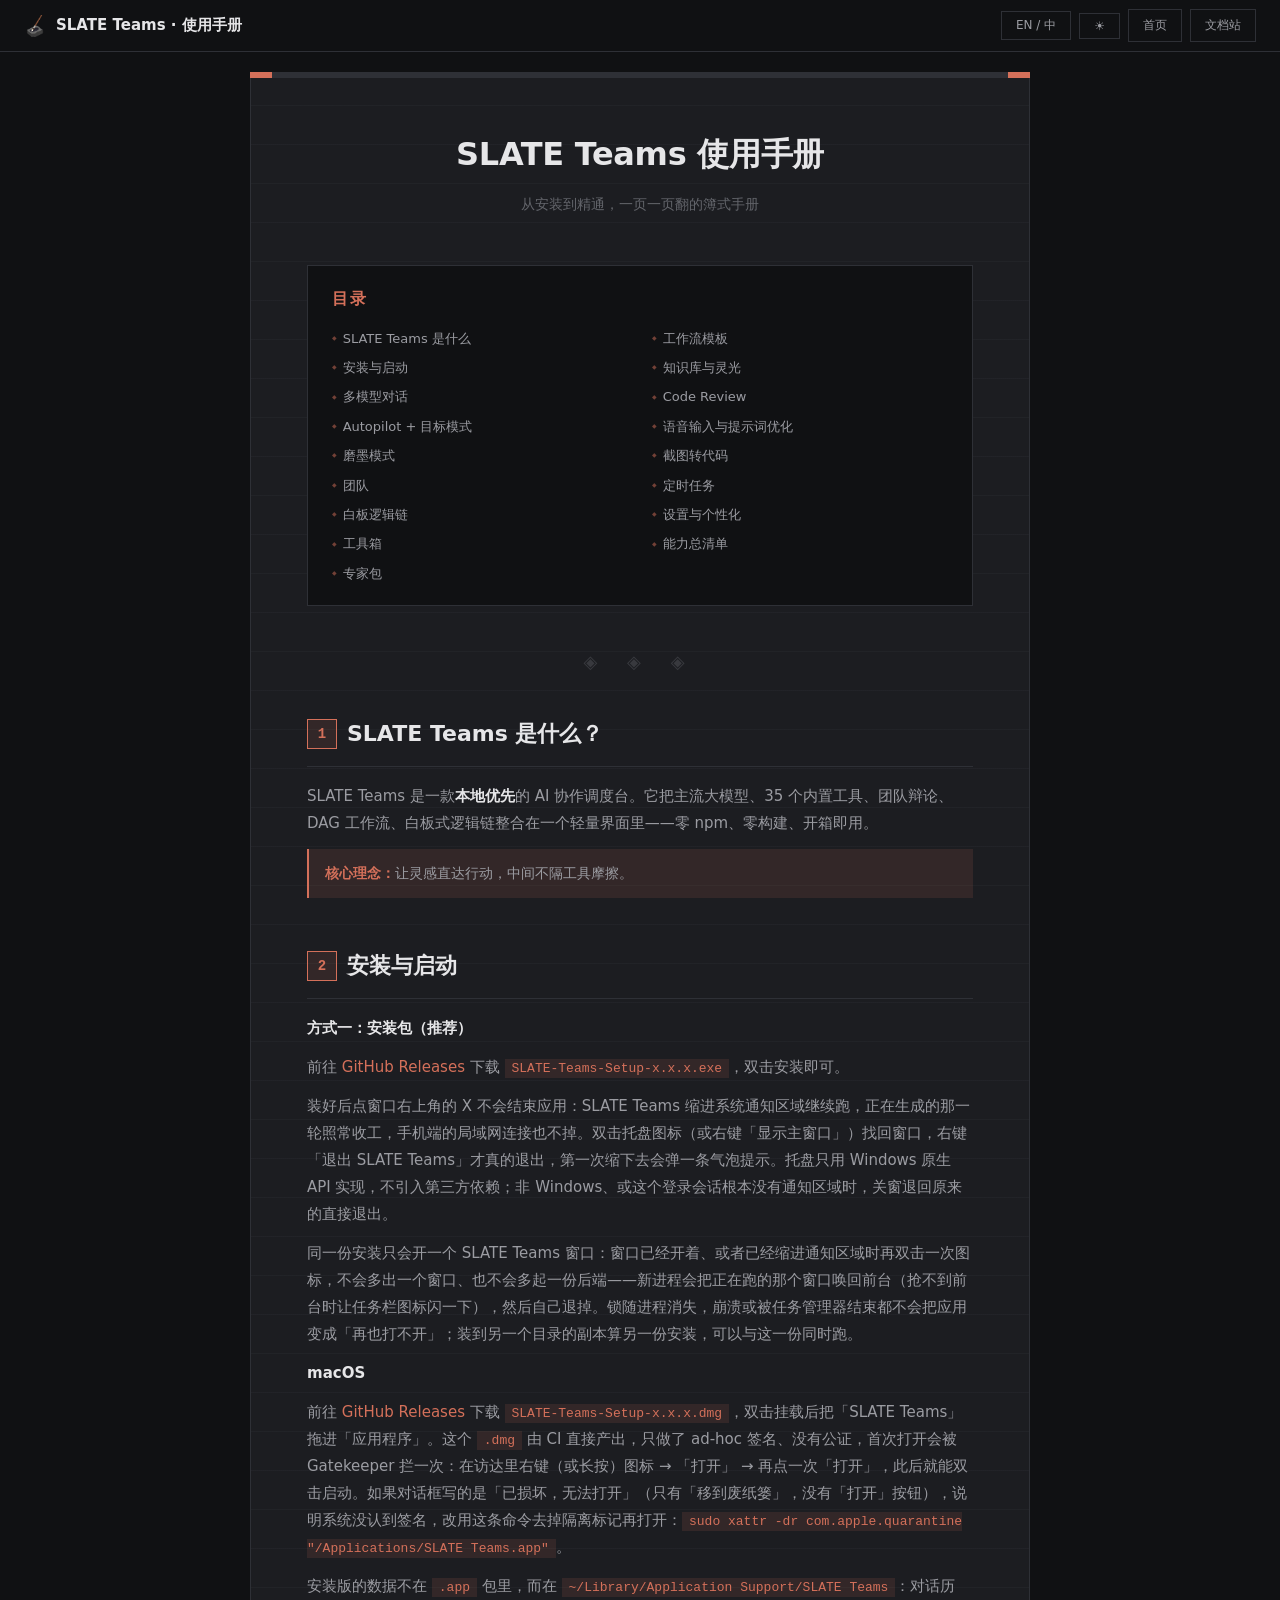
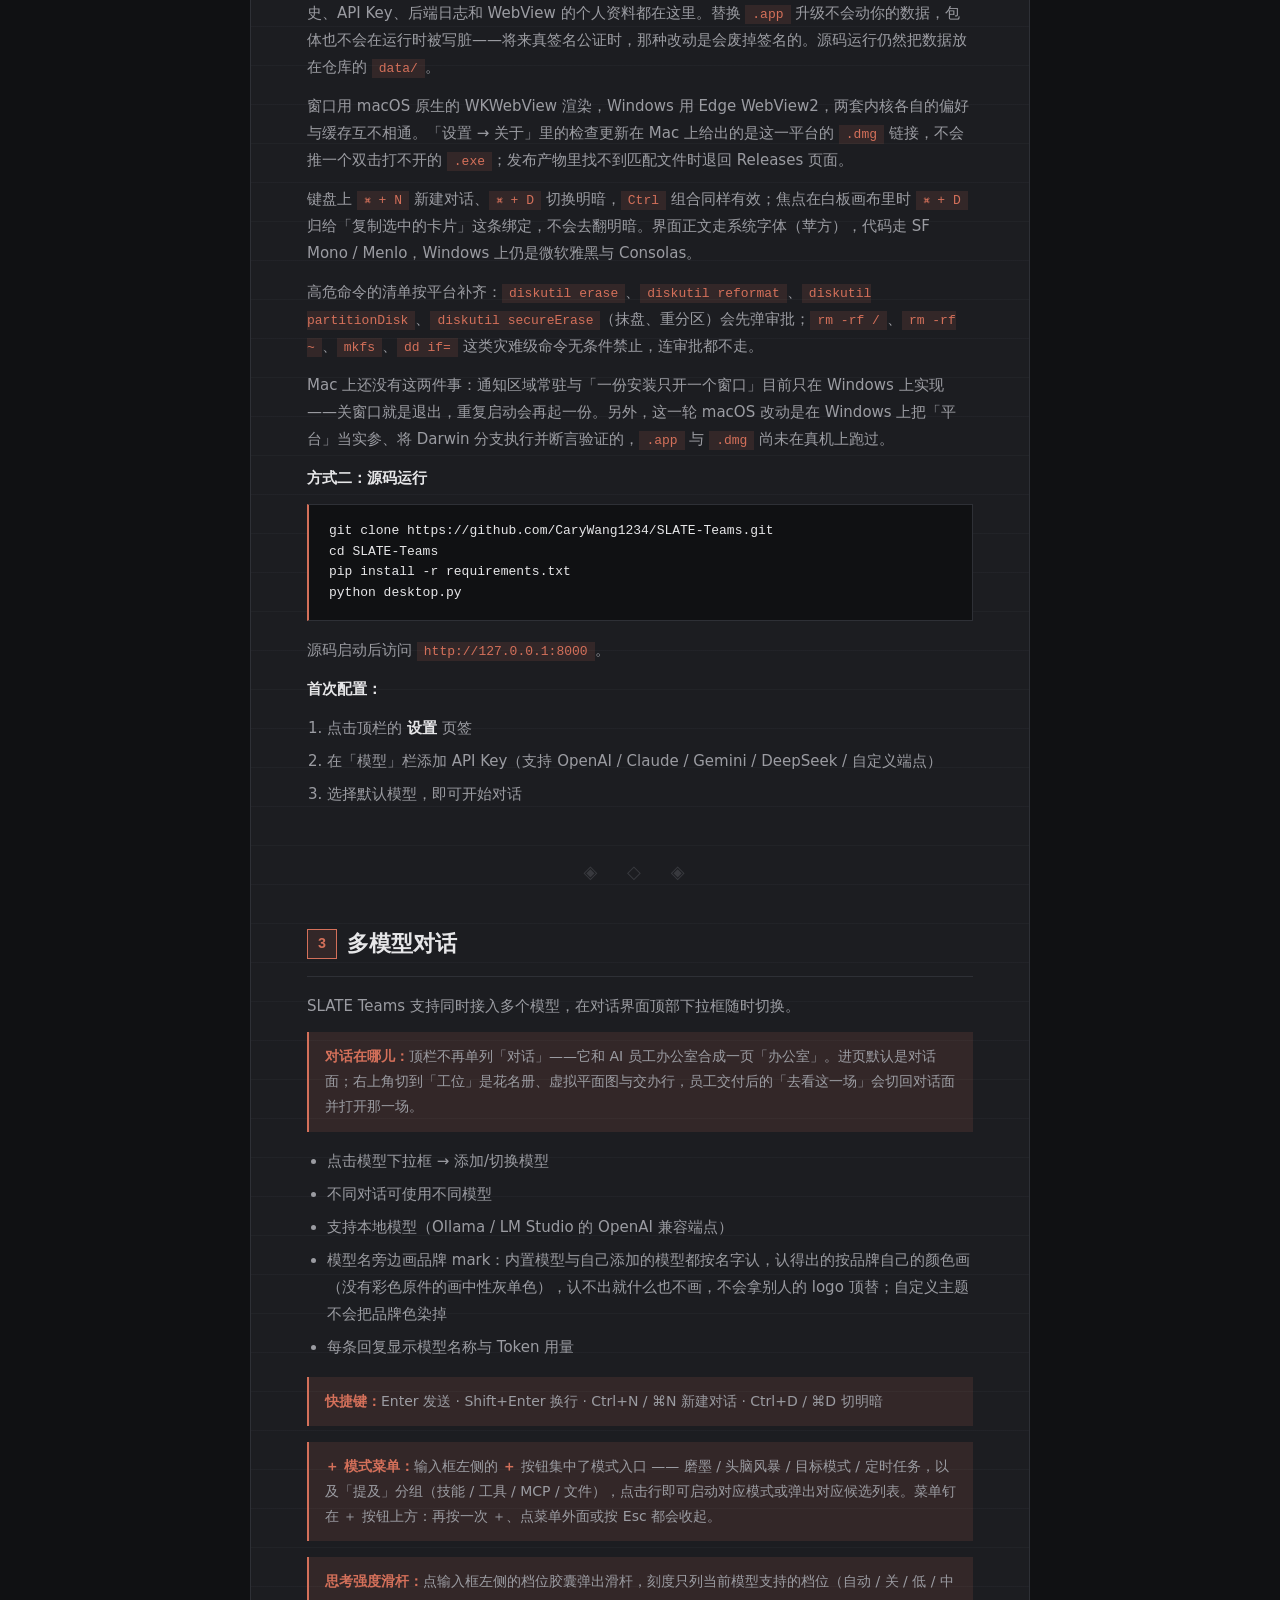
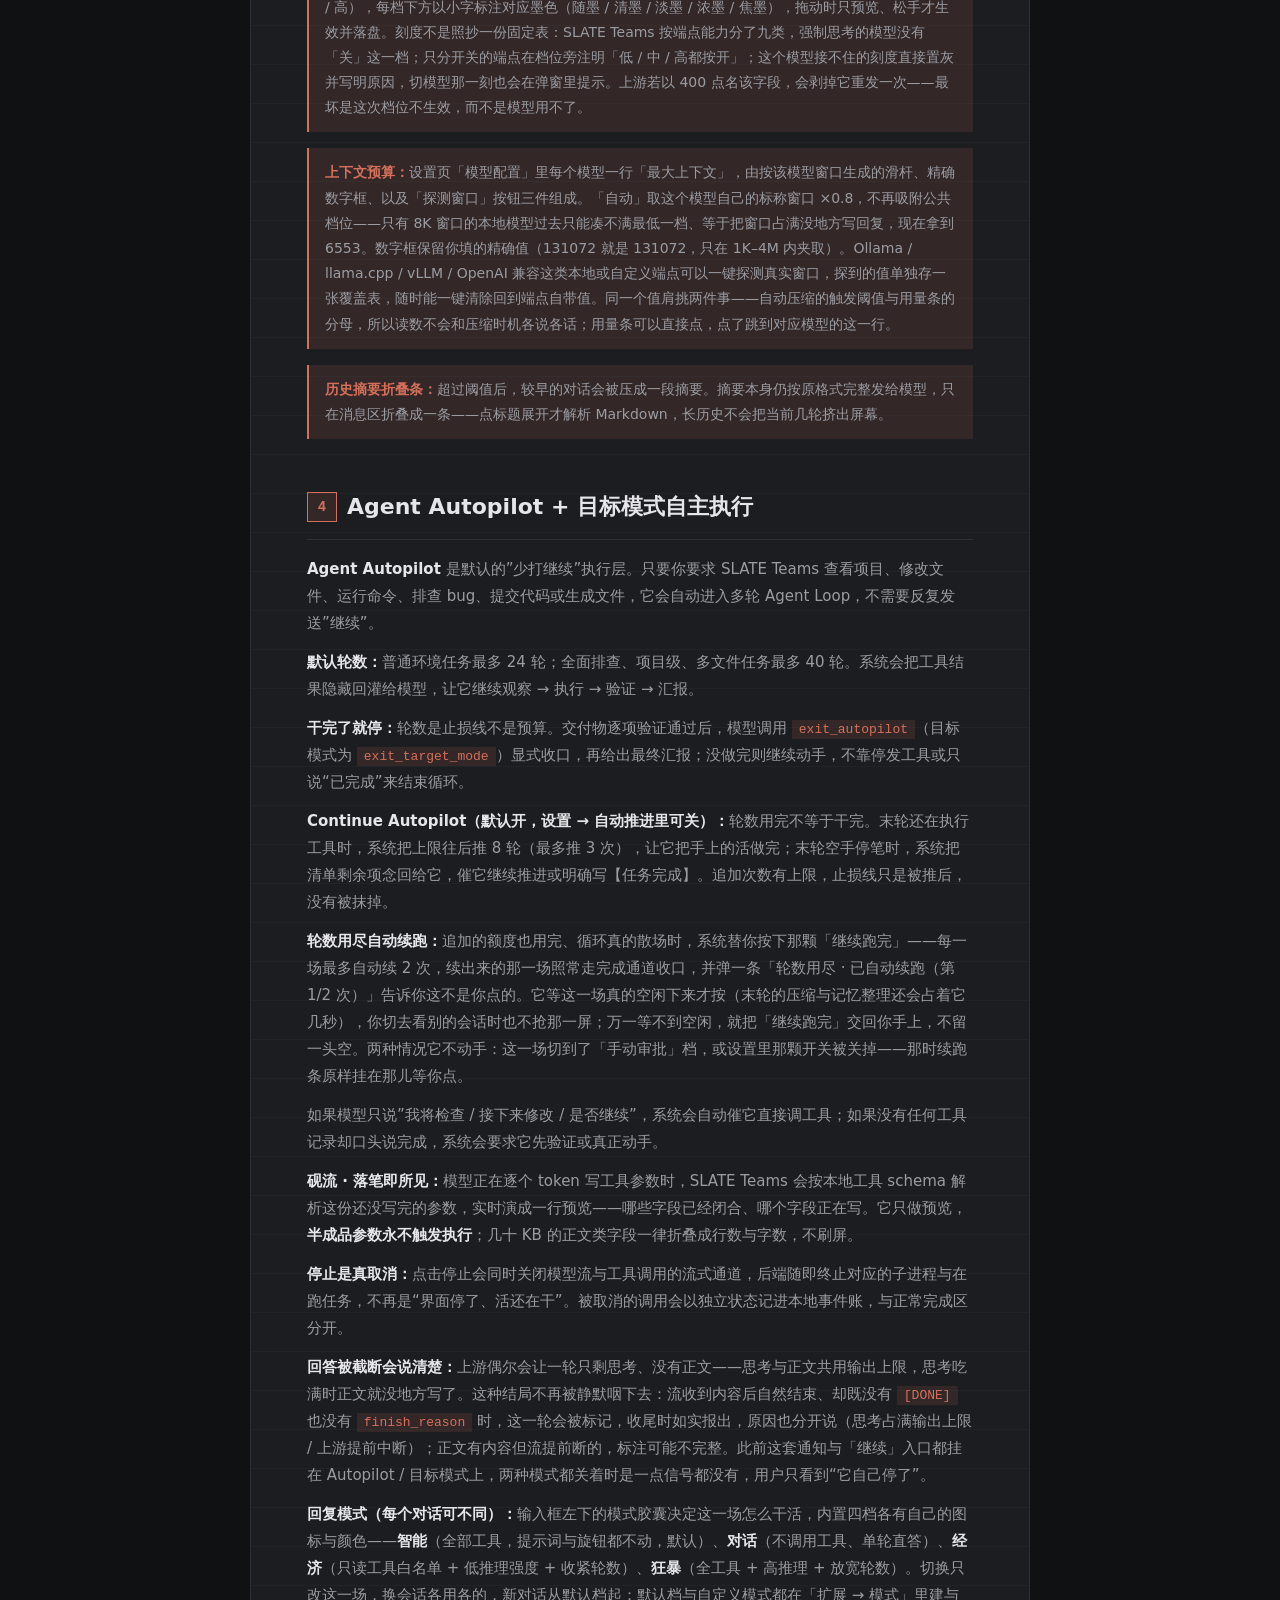
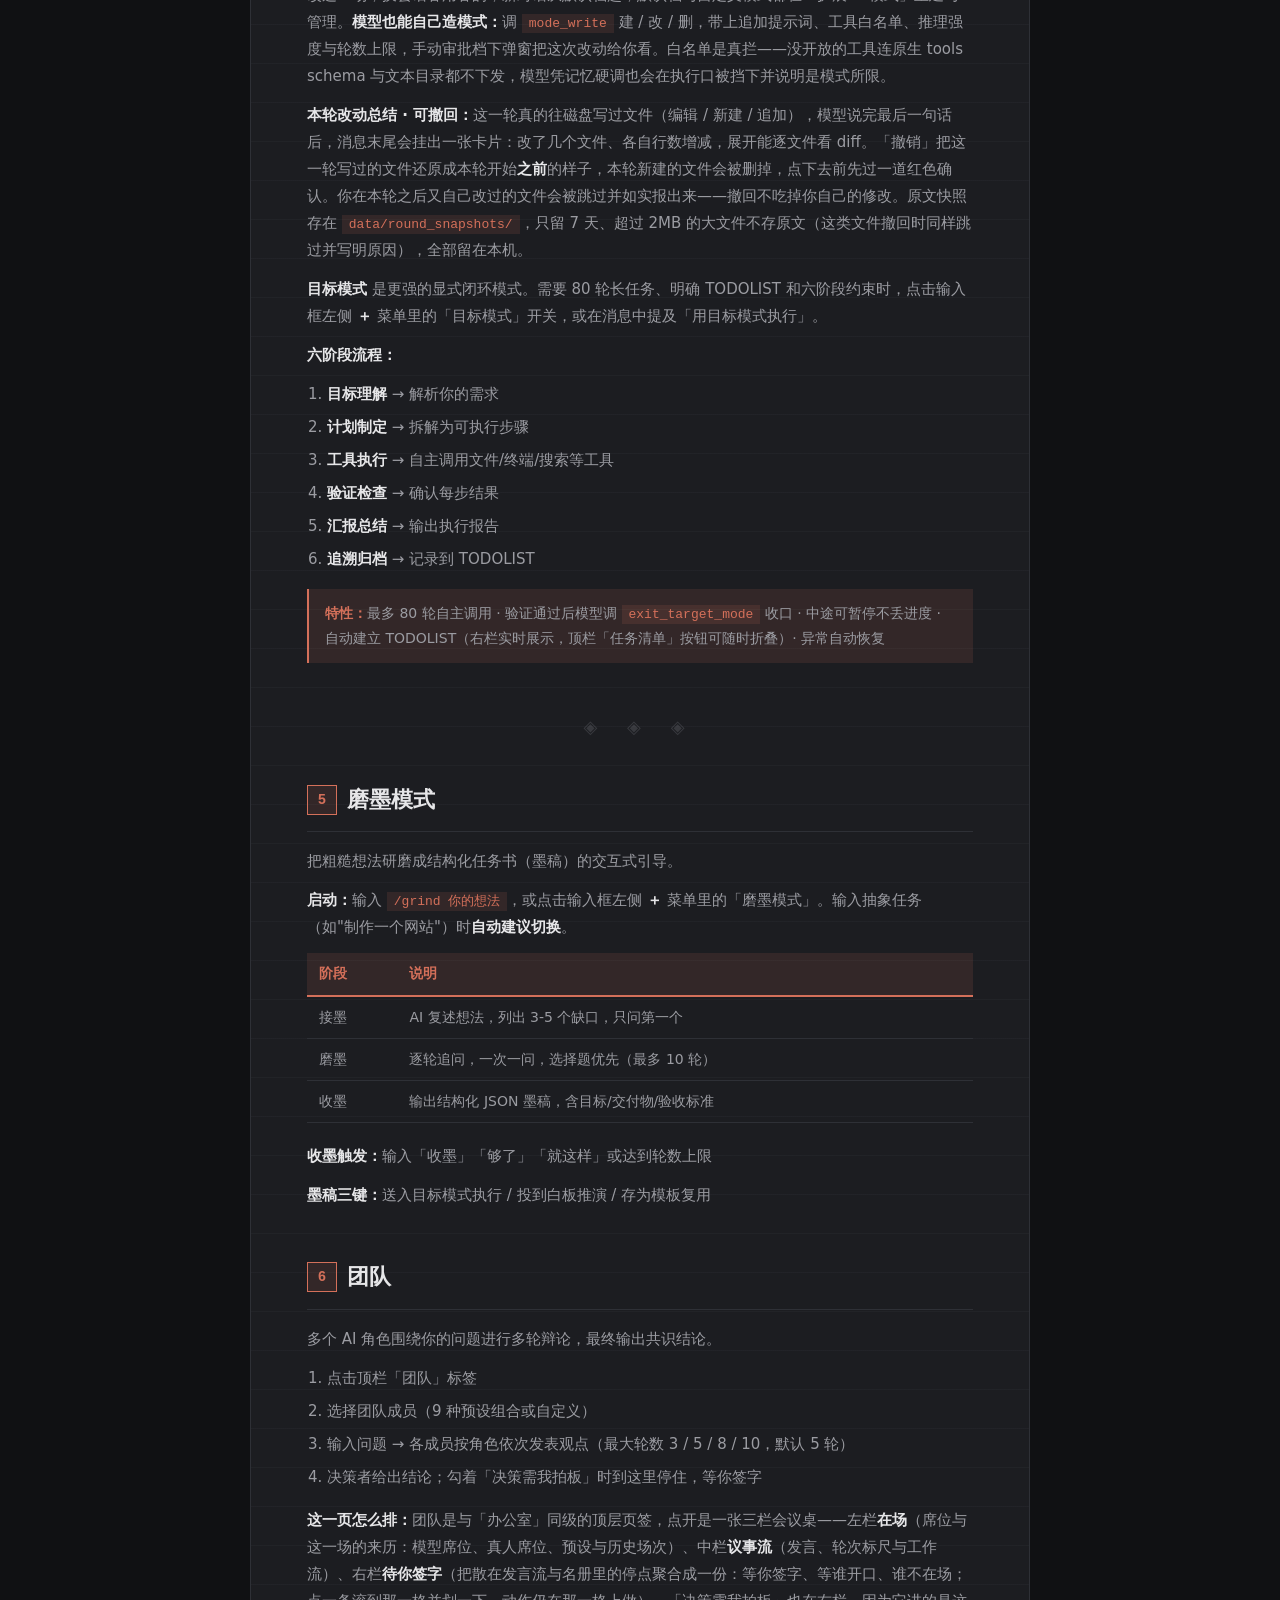
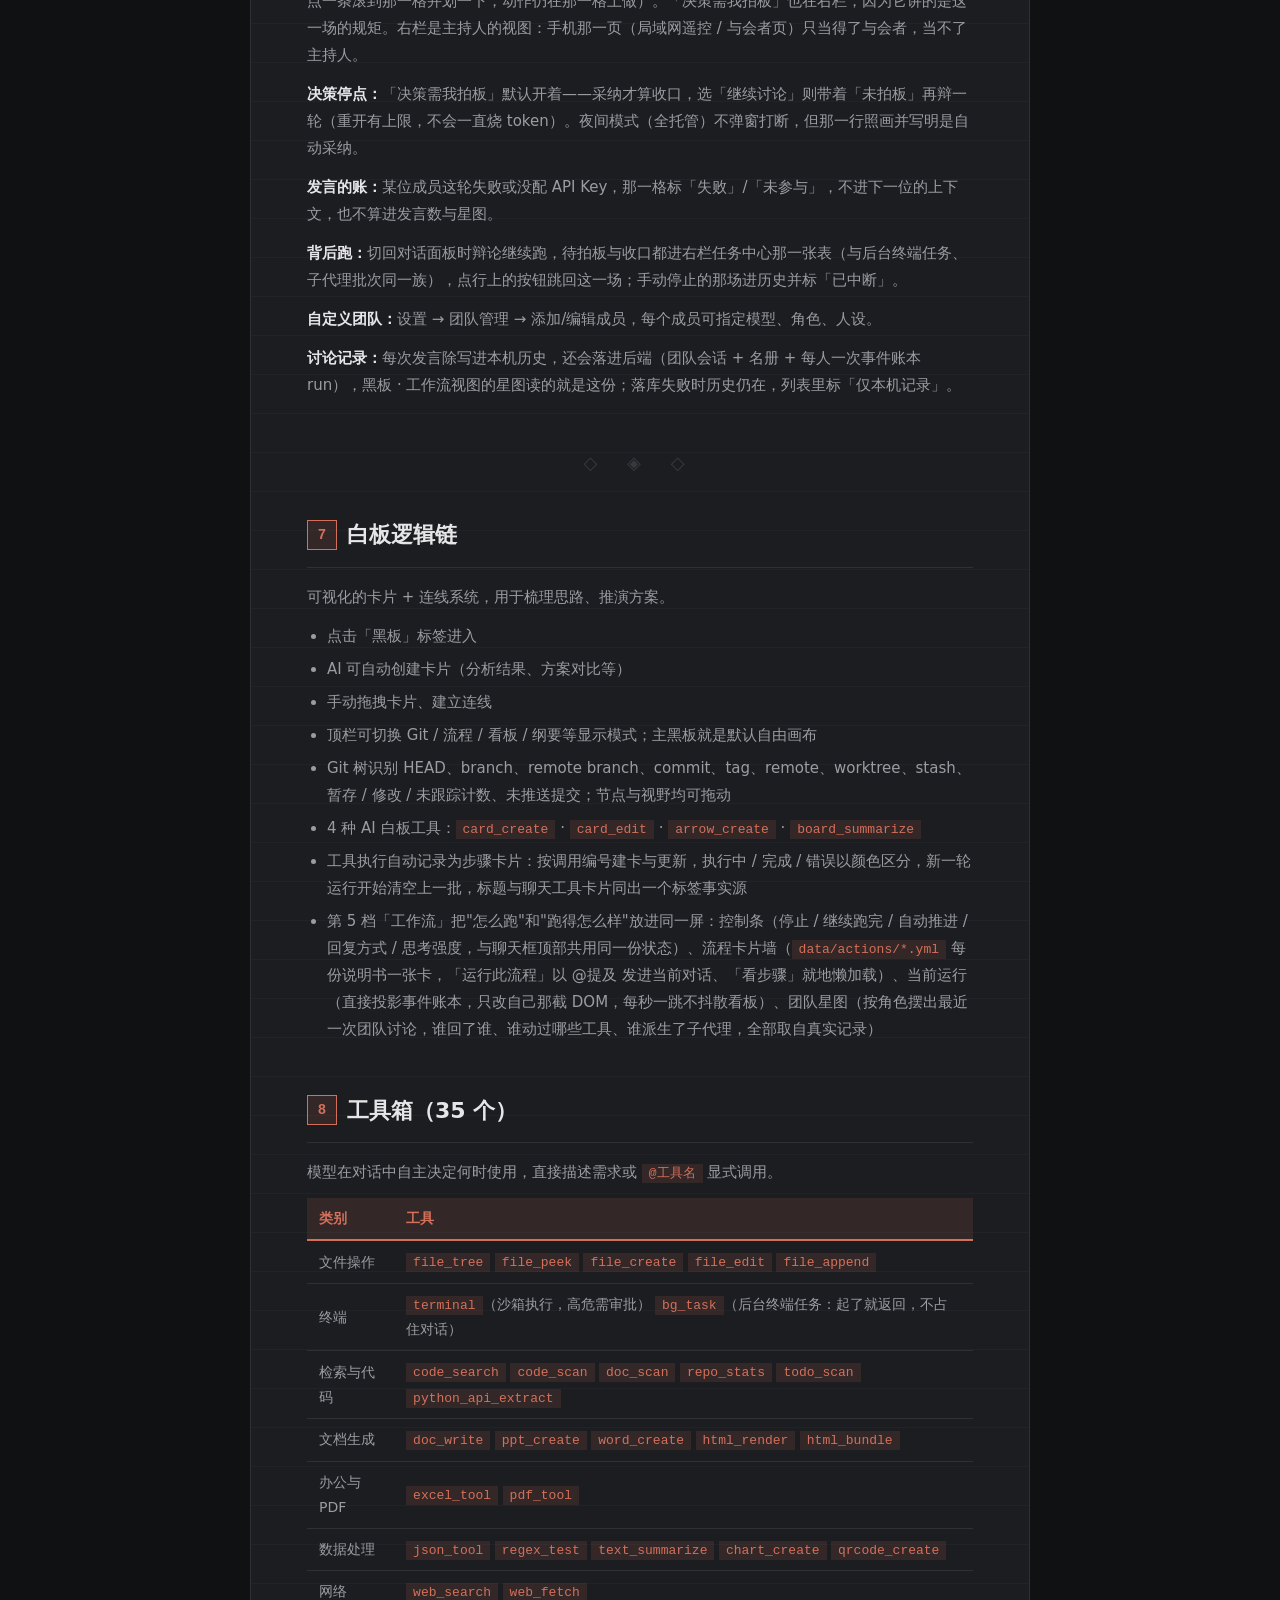
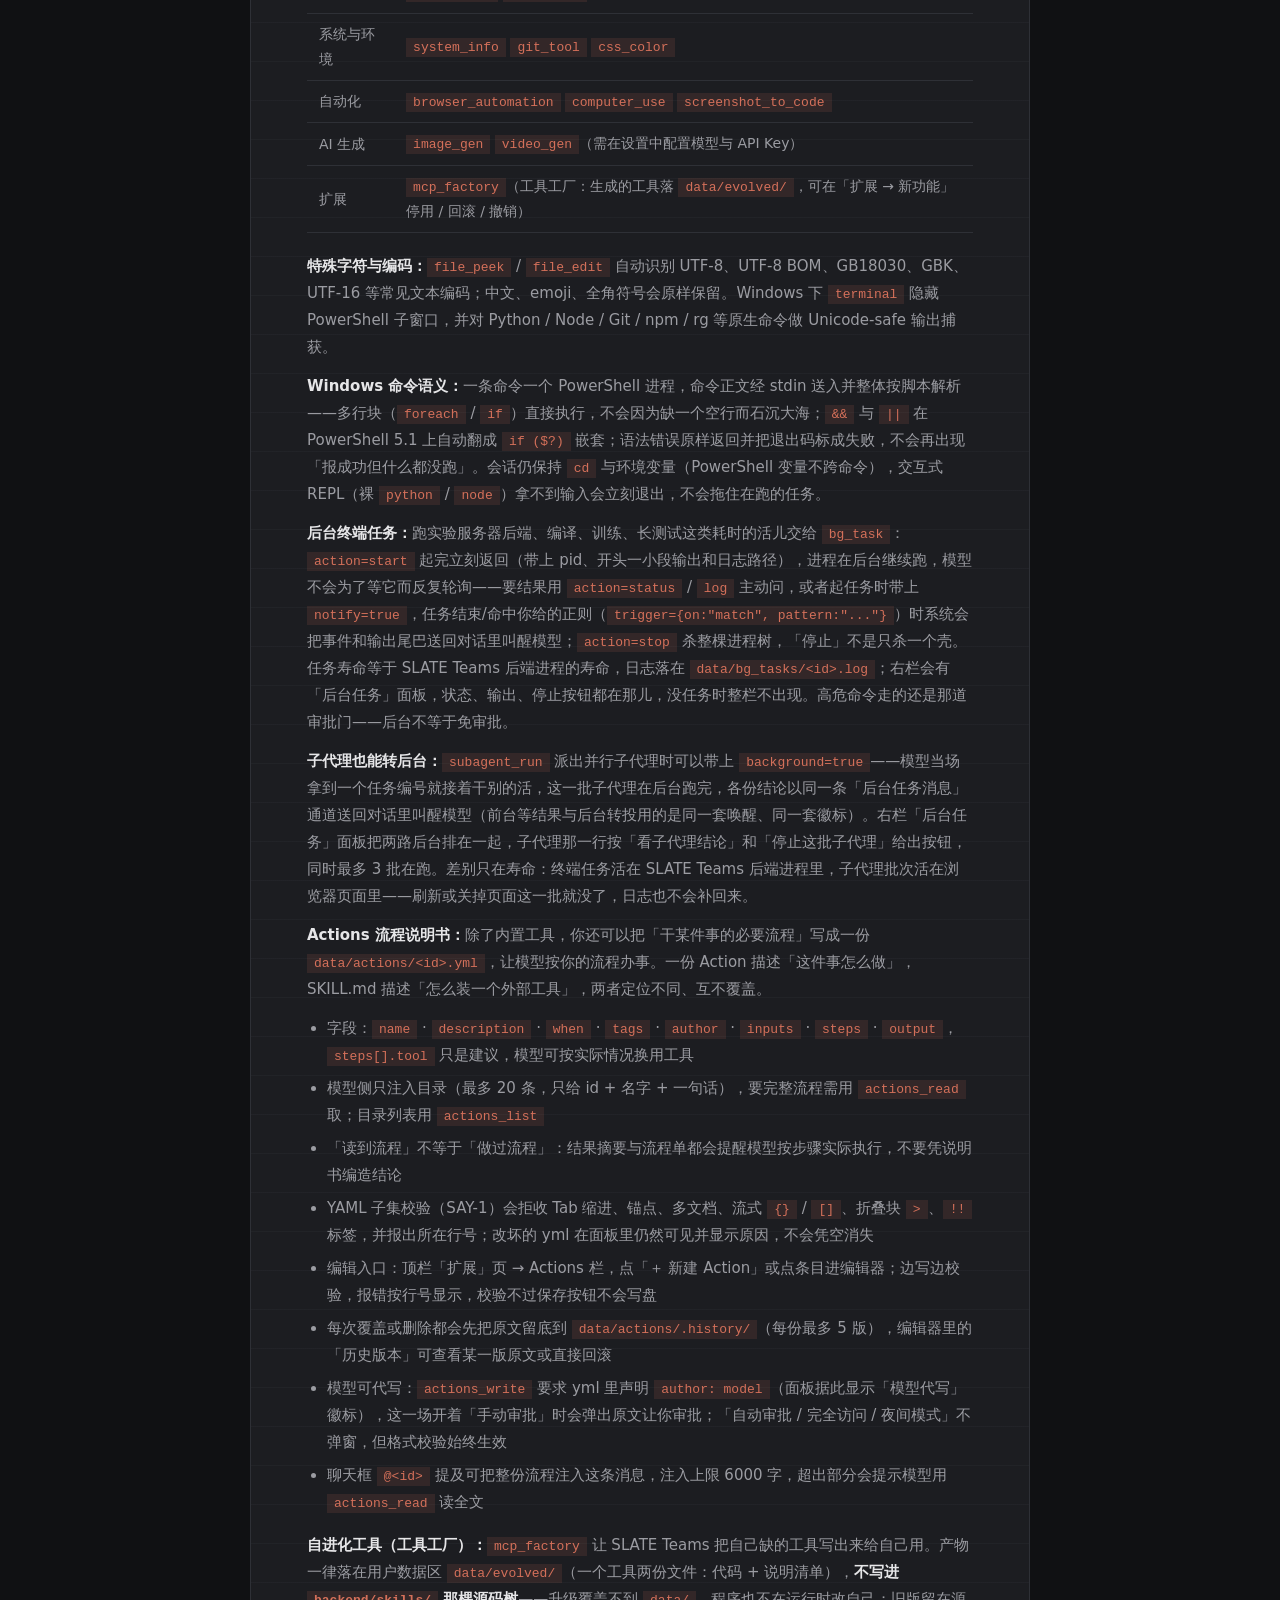
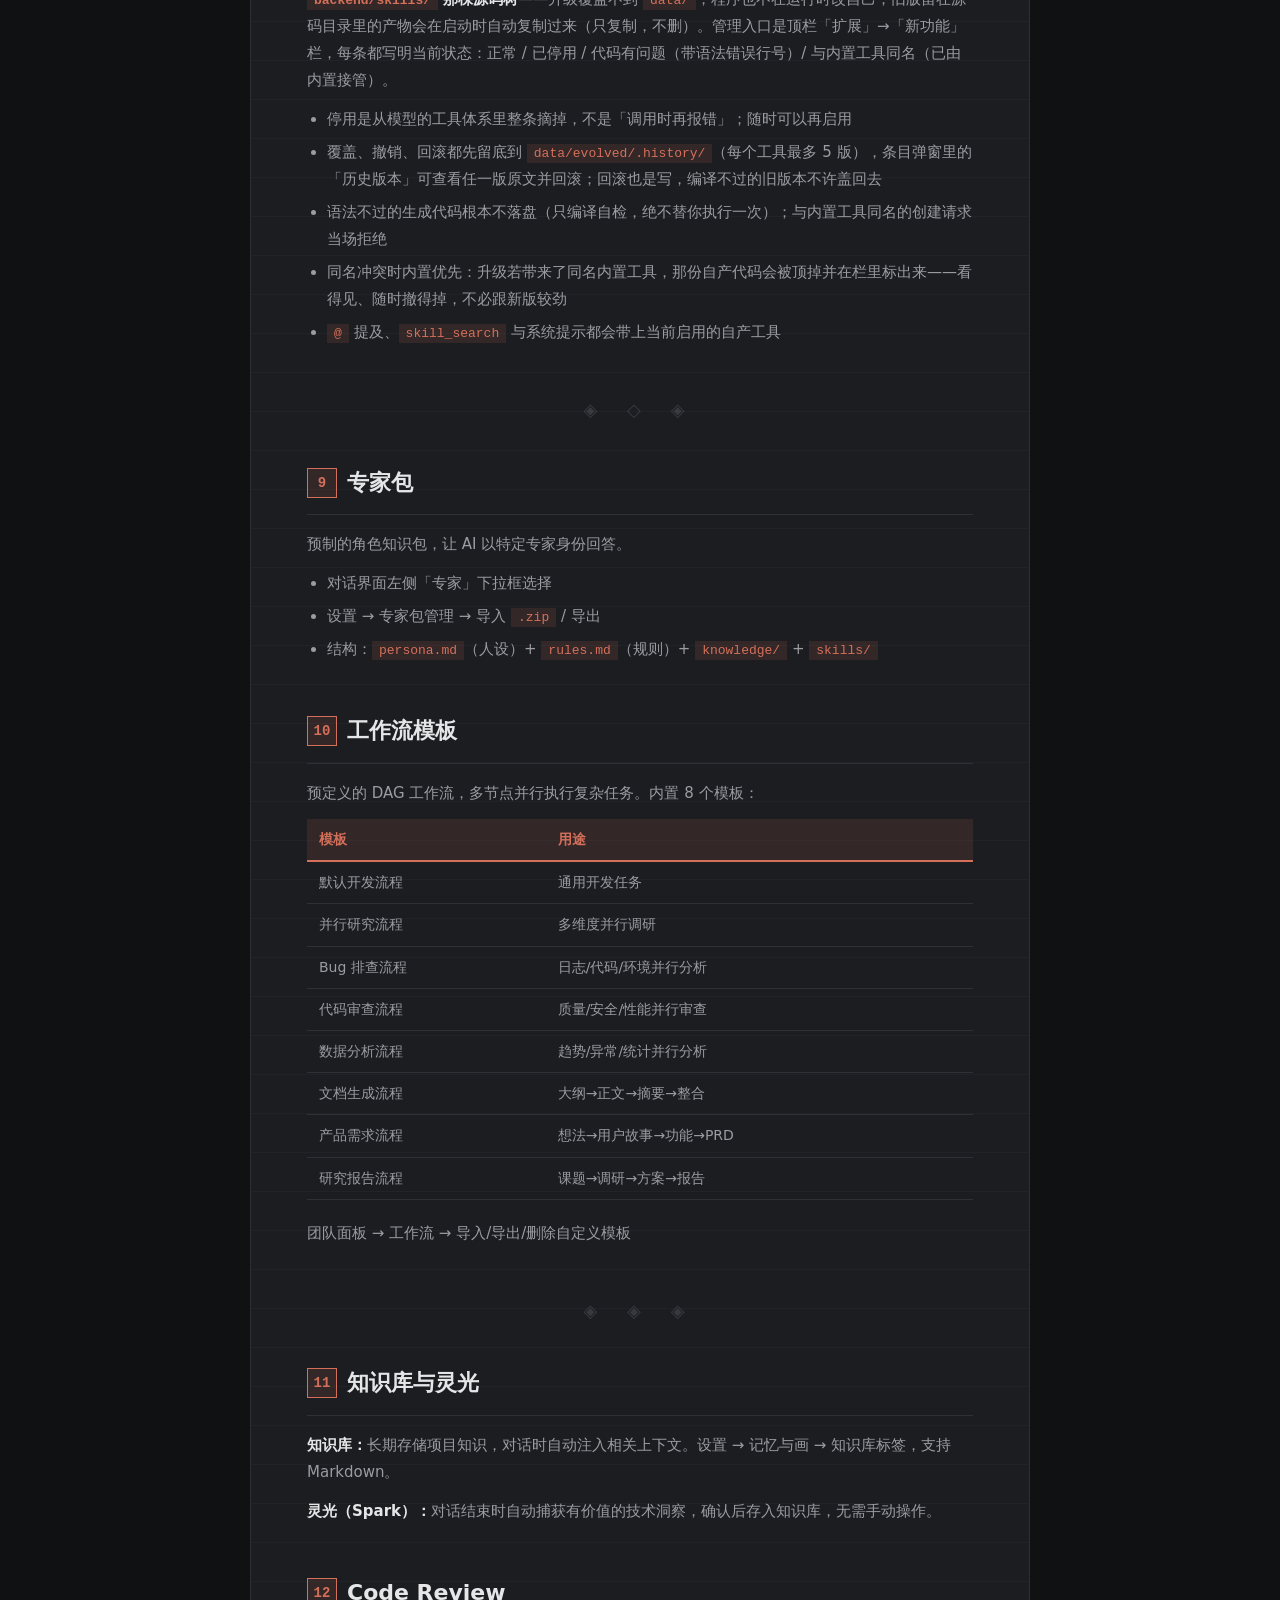
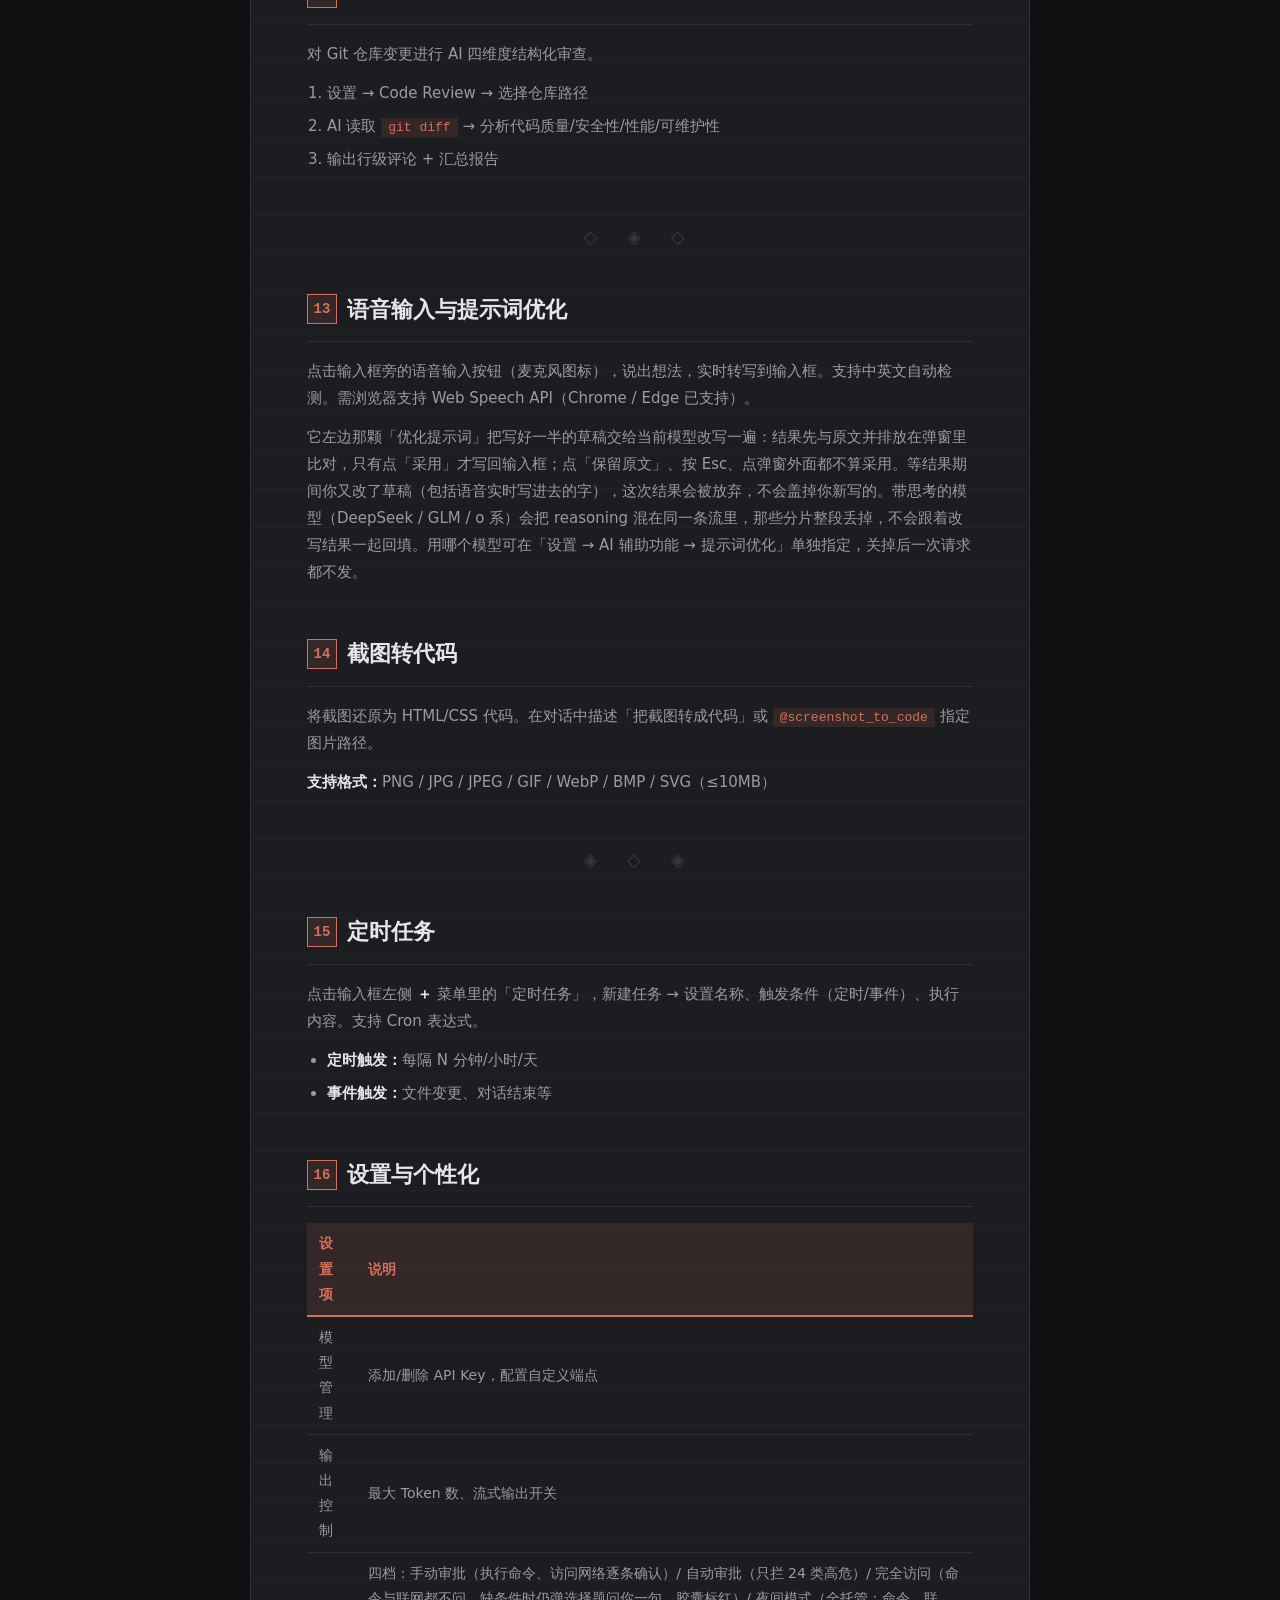
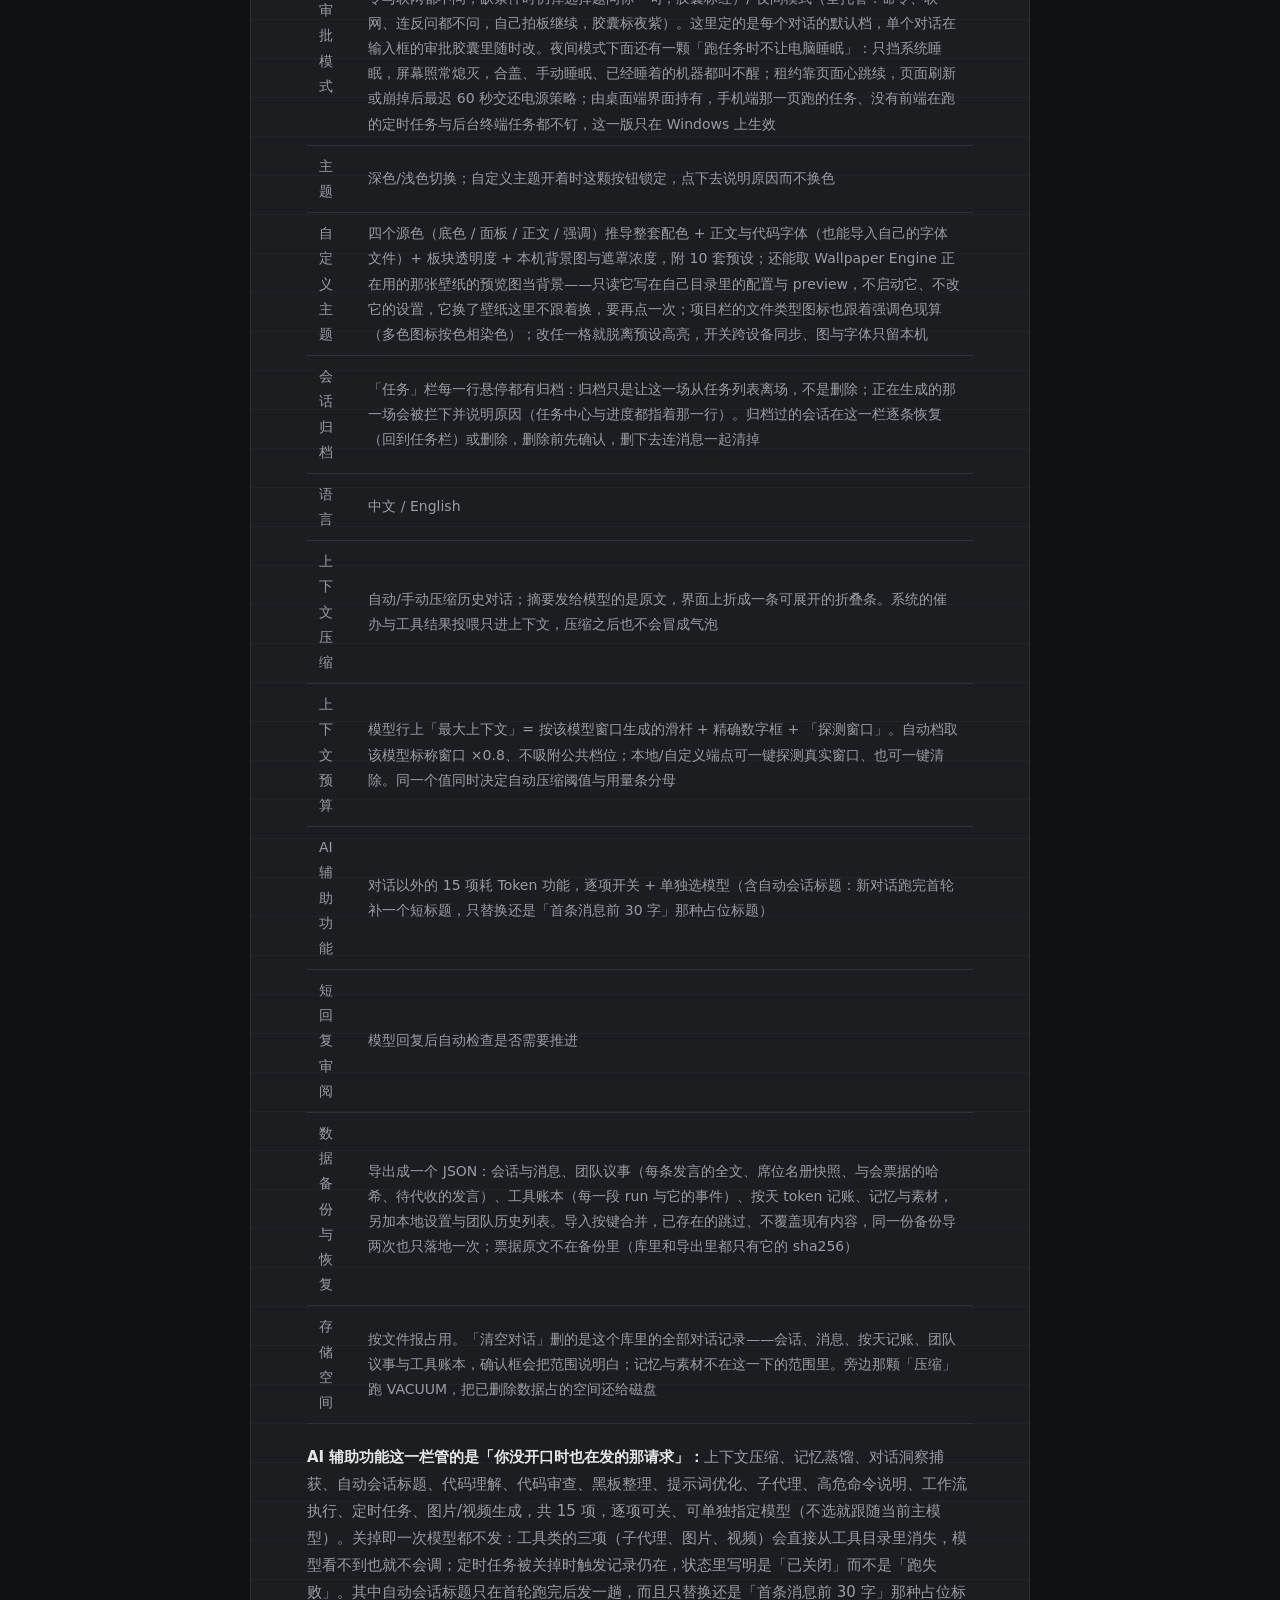
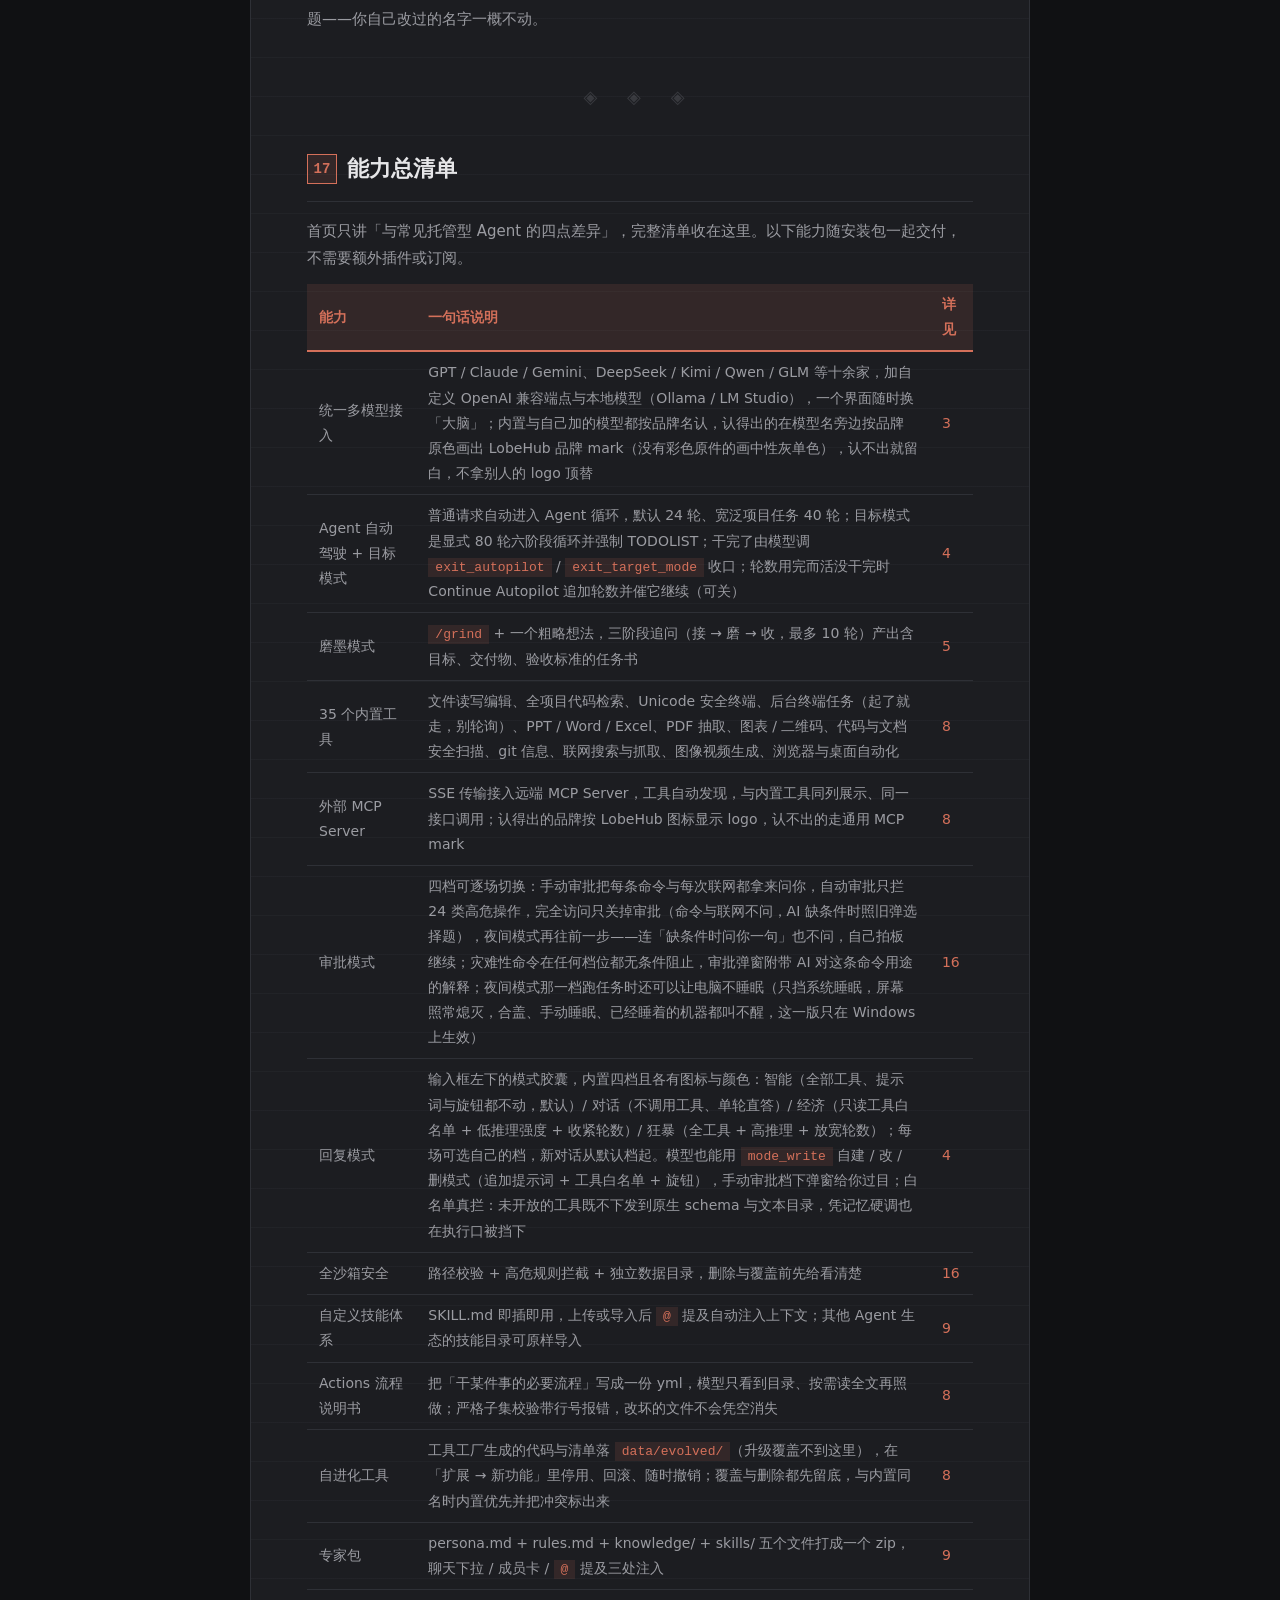
<file: docs/guide.html>
<!DOCTYPE html>
<html lang="zh-CN">
<head>
  <meta charset="UTF-8">
  <meta name="viewport" content="width=device-width, initial-scale=1.0">
  <title>SLATE Teams · 使用手册 | User Guide</title>
  <meta name="description" content="SLATE Teams 完整使用手册：从安装到高级功能，一页一页翻的簿式阅读。">
  <link rel="icon" type="image/png" href="./icon.png">
  <style>
    /* ── 基础变量：与 docs/style.css 同一句方言（席 · Ledger） ──
       这一页不引官网那份样式（独立入口、少一个请求），所以令牌是抄来的；
       docs/style.css 的浅色红墨与 --radius 由 check_ui_identity 逐条比对，
       改这儿不改那儿会当场红。名字留着 --parchment/--ink/--roller-* 是历史包袱，
       值早就不是羊皮纸和木轴了。 */
    :root {
      --bg: #101113;
      --parchment: #1C1D21;
      --parchment-edge: #2E3036;
      --ink: #E6E6E8;
      --ink-dim: #9B9CA2;
      --ink-faint: #63656B;
      --gold: #D4705A;
      --gold-soft: rgba(212,112,90,0.12);
      --gold-glow: rgba(212,112,90,0.26);
      --roller-dark: #141517;
      --roller-mid: #2E3036;
      --roller-light: #3A3C42;
      --roller-shine: #D4705A;
      --mono: "Cascadia Code","JetBrains Mono",Consolas,"Courier New",monospace;
      --ease-out: cubic-bezier(0.22,1,0.36,1);
    }
    body[data-theme="light"] {
      --bg: #F1F1EF;
      --parchment: #FAFAF9;
      --parchment-edge: #D4D4D0;
      --ink: #191A1C;
      --ink-dim: #55575C;
      --ink-faint: #8A8C92;
      --gold: #97342A;
      --gold-soft: rgba(151,52,42,0.08);
      --gold-glow: rgba(151,52,42,0.22);
      --roller-dark: #D4D4D0;
      --roller-mid: #C6C6C1;
      --roller-light: #B7B7B1;
      --roller-shine: #97342A;
    }
    * { margin:0; padding:0; box-sizing:border-box; }
    html { scroll-behavior: smooth; }
    body {
      background: var(--bg);
      color: var(--ink);
      font-family: "Segoe UI","Microsoft YaHei",system-ui,-apple-system,sans-serif;
      line-height: 1.8;
      -webkit-font-smoothing: antialiased;
    }
    a { color: var(--gold); text-decoration: none; }
    a:hover { text-decoration: underline; }

    /* ── 顶部导航 ─────────────────────────── */
    .guide-nav {
      position: fixed; top:0; left:0; right:0; z-index: 100;
      background: var(--bg);
      border-bottom: 1px solid var(--parchment-edge);
      padding: 0 24px;
      height: 52px;
      display: flex; align-items: center; justify-content: space-between;
    }
    .guide-nav-brand {
      display: flex; align-items: center; gap: 10px;
      font-size: 15px; font-weight: 600; color: var(--ink);
    }
    .guide-nav-brand img { width: 22px; height: 22px; border-radius: 0; }
    .guide-nav-actions { display: flex; gap: 8px; align-items: center; }
    .nav-btn {
      background: none; border: 1px solid var(--parchment-edge);
      color: var(--ink-dim); padding: 5px 14px; border-radius: 0;
      font-size: 12px; cursor: pointer; transition: color 0.2s, border-color 0.2s;
      font-family: inherit;
    }
    .nav-btn:hover { color: var(--gold); border-color: var(--gold); text-decoration: none; }
    .nav-btn.active { color: var(--gold); border-color: var(--gold); background: var(--gold-soft); }

    /* ── 卷轴容器 ─────────────────────────── */
    .scroll-container {
      max-width: 820px;
      margin: 0 auto;
      padding: 72px 20px 60px;
      position: relative;
    }

    /* ── 页眉页脚压条（原来是一根木轴）：一条石墨横压，两端各点一格红墨 ── */
    .scroll-roller {
      height: 6px;
      position: relative;
      z-index: 10;
      background: var(--roller-mid);
    }
    .scroll-roller::before,
    .scroll-roller::after {
      content: '';
      position: absolute; top: 0; bottom: 0; width: 22px;
      background: var(--roller-shine);
    }
    .scroll-roller::before { left: 0; }
    .scroll-roller::after { right: 0; }
    .roller-top { margin-bottom: 0; }
    .roller-bottom { margin-top: 0; }

    /* ── 簿页本体 ─────────────────────────── */
    .scroll-body {
      background: var(--parchment);
      border-left: 1px solid var(--parchment-edge);
      border-right: 1px solid var(--parchment-edge);
      padding: 48px 56px;
      position: relative;
    }
    /* 38px 一行的簿线：只是纸纹，不参与对齐，也不做羊皮纸光斑 */
    .scroll-body::before {
      content: '';
      position: absolute; top: 0; left: 0; right: 0; bottom: 0;
      background: repeating-linear-gradient(
        0deg,
        transparent,
        transparent 38px,
        var(--parchment-edge) 38px,
        var(--parchment-edge) 39px
      );
      opacity: 0.3;
      pointer-events: none;
    }

    /* ── 段落落位：只位移，不失焦、不压扁 ────── */
    .scroll-section {
      opacity: 0;
      transform: translateY(24px);
      transition: opacity 0.7s var(--ease-out), transform 0.7s var(--ease-out);
      margin-bottom: 48px;
      position: relative;
    }
    .scroll-section.unfurled {
      opacity: 1;
      transform: none;
    }

    /* 减少动效的读者拿不到入场动画，但绝不能拿不到正文：
       本文件不引 docs/style.css，那条全局降级规则在这儿不生效，得自己写一遍。 */
    @media (prefers-reduced-motion: reduce) {
      .scroll-section { opacity: 1; transform: none; }
    }

    /* ── 内容排版 ─────────────────────────── */
    .scroll-title {
      text-align: center;
      font-size: 32px;
      font-weight: 700;
      color: var(--ink);
      margin-bottom: 8px;
      letter-spacing: -0.01em;
    }
    .scroll-subtitle {
      text-align: center;
      font-size: 14px;
      color: var(--ink-faint);
      margin-bottom: 40px;
    }
    /* 章号是一枚方印，不是圆章 */
    .chapter-num {
      display: inline-block;
      width: 30px; height: 30px;
      line-height: 28px;
      text-align: center;
      border: 1px solid var(--gold);
      background: var(--gold-soft);
      color: var(--gold);
      font-family: var(--mono);
      font-variant-numeric: tabular-nums;
      font-size: 14px;
      font-weight: 700;
      margin-right: 10px;
      flex-shrink: 0;
    }
    .chapter-title {
      font-size: 22px;
      font-weight: 600;
      color: var(--ink);
      margin-bottom: 16px;
      display: flex;
      align-items: center;
      padding-bottom: 12px;
      border-bottom: 1px solid var(--parchment-edge);
    }
    .chapter-body { font-size: 15px; color: var(--ink-dim); }
    .chapter-body p { margin-bottom: 12px; }
    .chapter-body strong { color: var(--ink); }
    .chapter-body ul, .chapter-body ol {
      margin: 8px 0 16px 20px;
    }
    .chapter-body li { margin-bottom: 6px; }
    .chapter-body code {
      background: var(--gold-soft);
      padding: 2px 7px;
      border-radius: 0;
      font-family: var(--mono);
      font-size: 13px;
      color: var(--gold);
    }
    .chapter-body pre {
      background: var(--bg);
      border: 1px solid var(--parchment-edge);
      border-left: 2px solid var(--gold);
      padding: 16px 20px;
      overflow-x: auto;
      margin: 12px 0 16px;
      font-family: var(--mono);
      font-size: 13px;
      line-height: 1.6;
      color: var(--ink);
    }

    /* 表格 */
    .ink-table {
      width: 100%;
      border-collapse: collapse;
      margin: 12px 0 20px;
      font-size: 14px;
    }
    .ink-table th {
      background: var(--gold-soft);
      color: var(--gold);
      text-align: left;
      padding: 8px 12px;
      font-weight: 600;
      border-bottom: 2px solid var(--gold);
    }
    .ink-table td {
      padding: 8px 12px;
      border-bottom: 1px solid var(--parchment-edge);
      color: var(--ink-dim);
    }
    .ink-table tr:hover td { background: var(--gold-soft); }

    /* 双语切换 */
    .lang-en { display: none; }
    body[data-lang="en"] .lang-zh { display: none; }
    body[data-lang="en"] .lang-en { display: block; }
    body[data-lang="en"] span.lang-en { display: inline; }
    body[data-lang="en"] span.lang-zh { display: none; }
    body[data-lang="zh"] span.lang-en { display: none; }
    body[data-lang="zh"] span.lang-zh { display: inline; }

    /* 目录 */
    .toc {
      background: var(--bg);
      border: 1px solid var(--parchment-edge);
      padding: 20px 24px;
      margin-bottom: 40px;
    }
    .toc-title {
      font-size: 16px; font-weight: 600;
      color: var(--gold); margin-bottom: 12px;
      font-family: var(--mono);
      text-transform: uppercase;
      letter-spacing: 0.14em;
    }
    .toc-list { list-style: none; margin: 0; padding: 0; columns: 2; column-gap: 24px; }
    .toc-list li { margin-bottom: 6px; }
    .toc-list a {
      color: var(--ink-dim); font-size: 13px;
      display: flex; align-items: center; gap: 6px;
      transition: color 0.2s;
    }
    .toc-list a:hover { color: var(--gold); text-decoration: none; }
    .toc-list a::before {
      content: '◆'; font-size: 6px; color: var(--gold); opacity: 0.5;
    }

    /* 分隔线 */
    .ink-divider {
      text-align: center;
      margin: 36px 0;
      color: var(--ink-faint);
      font-size: 18px;
      letter-spacing: 12px;
      opacity: 0.4;
    }

    /* 提示框 */
    .ink-note {
      background: var(--gold-soft);
      border-left: 2px solid var(--gold);
      padding: 12px 16px;
      margin: 12px 0 16px;
      font-size: 14px;
      color: var(--ink-dim);
    }
    .ink-note strong { color: var(--gold); }

    /* 进度指示 */
    .scroll-progress-bar {
      position: fixed; top: 52px; left: 0; right: 0;
      height: 2px; z-index: 99; background: transparent;
    }
    .scroll-progress-bar span {
      display: block; height: 100%; width: 0;
      background: var(--gold);
      transition: width 0.1s;
    }

    /* 底部 */
    .scroll-footer {
      text-align: center;
      padding: 20px;
      color: var(--ink-faint);
      font-size: 13px;
    }

    /* ── 响应式 ─────────────────────────── */
    @media (max-width: 768px) {
      .scroll-body { padding: 32px 24px; }
      .scroll-title { font-size: 24px; }
      .chapter-title { font-size: 18px; }
      .toc-list { columns: 1; }
      .scroll-roller::before, .scroll-roller::after { width: 14px; }
    }
  </style>
  <noscript><style>
    /* 正文靠脚本加 .unfurled 才可见：脚本没跑起来时不该是一片空白 */
    .scroll-section { opacity: 1 !important; transform: none !important; }
  </style></noscript>
</head>
<body data-lang="zh">

  <!-- 导航 -->
  <nav class="guide-nav">
    <a class="guide-nav-brand" href="./index.html">
      <img src="./icon.png" alt="SLATE Teams">
      <span>SLATE Teams · <span class="lang-zh">使用手册</span><span class="lang-en">User Guide</span></span>
    </a>
    <div class="guide-nav-actions">
      <button class="nav-btn" id="btn-lang" onclick="toggleLang()">EN / 中</button>
      <button class="nav-btn" id="btn-theme" onclick="toggleTheme()">☀</button>
      <a class="nav-btn" href="./index.html"><span class="lang-zh">首页</span><span class="lang-en">Home</span></a>
      <a class="nav-btn" href="https://docs.teams.slate-ai.site/" target="_blank" rel="noopener"><span class="lang-zh">文档站</span><span class="lang-en">Docs</span></a>
    </div>
  </nav>

  <!-- 阅读进度 -->
  <div class="scroll-progress-bar"><span id="progress-fill"></span></div>

  <!-- 簿页 -->
  <div class="scroll-container">

    <!-- 上压条 -->
    <div class="scroll-roller roller-top"></div>

    <!-- 正文页 -->
    <div class="scroll-body">

      <!-- 标题 -->
      <div class="scroll-section">
        <h1 class="scroll-title">
          <span class="lang-zh">SLATE Teams 使用手册</span>
          <span class="lang-en">SLATE Teams User Guide</span>
        </h1>
        <p class="scroll-subtitle">
          <span class="lang-zh">从安装到精通，一页一页翻的簿式手册</span>
          <span class="lang-en">From installation to mastery, page by page</span>
        </p>
      </div>

      <!-- 目录 -->
      <div class="scroll-section toc">
        <div class="toc-title">
          <span class="lang-zh">目录</span>
          <span class="lang-en">Table of Contents</span>
        </div>
        <ol class="toc-list">
          <li><a href="#ch1"><span class="lang-zh">SLATE Teams 是什么</span><span class="lang-en">What is SLATE Teams?</span></a></li>
          <li><a href="#ch2"><span class="lang-zh">安装与启动</span><span class="lang-en">Installation</span></a></li>
          <li><a href="#ch3"><span class="lang-zh">多模型对话</span><span class="lang-en">Multi-Model Chat</span></a></li>
          <li><a href="#ch4"><span class="lang-zh">Autopilot + 目标模式</span><span class="lang-en">Autopilot + Target Mode</span></a></li>
          <li><a href="#ch5"><span class="lang-zh">磨墨模式</span><span class="lang-en">Grind Mode</span></a></li>
          <li><a href="#ch6"><span class="lang-zh">团队</span><span class="lang-en">Team</span></a></li>
          <li><a href="#ch7"><span class="lang-zh">白板逻辑链</span><span class="lang-en">Whiteboard</span></a></li>
          <li><a href="#ch8"><span class="lang-zh">工具箱</span><span class="lang-en">Toolbox</span></a></li>
          <li><a href="#ch9"><span class="lang-zh">专家包</span><span class="lang-en">Expert Packs</span></a></li>
          <li><a href="#ch10"><span class="lang-zh">工作流模板</span><span class="lang-en">Workflows</span></a></li>
          <li><a href="#ch11"><span class="lang-zh">知识库与灵光</span><span class="lang-en">Knowledge & Sparks</span></a></li>
          <li><a href="#ch12"><span class="lang-zh">Code Review</span><span class="lang-en">Code Review</span></a></li>
          <li><a href="#ch13"><span class="lang-zh">语音输入与提示词优化</span><span class="lang-en">Voice Input &amp; Prompt Polish</span></a></li>
          <li><a href="#ch14"><span class="lang-zh">截图转代码</span><span class="lang-en">Screenshot to Code</span></a></li>
          <li><a href="#ch15"><span class="lang-zh">定时任务</span><span class="lang-en">Scheduled Tasks</span></a></li>
          <li><a href="#ch16"><span class="lang-zh">设置与个性化</span><span class="lang-en">Settings</span></a></li>
          <li><a href="#ch17"><span class="lang-zh">能力总清单</span><span class="lang-en">Capability Index</span></a></li>
        </ol>
      </div>

      <div class="ink-divider">◈ ◈ ◈</div>

      <!-- Ch1 -->
      <div class="scroll-section" id="ch1">
        <div class="chapter-title"><span class="chapter-num">1</span>
          <span class="lang-zh">SLATE Teams 是什么？</span><span class="lang-en">What is SLATE Teams?</span>
        </div>
        <div class="chapter-body">
          <div class="lang-zh">
            <p>SLATE Teams 是一款<strong>本地优先</strong>的 AI 协作调度台。它把主流大模型、35 个内置工具、团队辩论、DAG 工作流、白板式逻辑链整合在一个轻量界面里——零 npm、零构建、开箱即用。</p>
            <div class="ink-note"><strong>核心理念：</strong>让灵感直达行动，中间不隔工具摩擦。</div>
          </div>
          <div class="lang-en">
            <p>SLATE Teams is a <strong>local-first</strong> AI collaboration studio. It integrates mainstream LLMs, 35 built-in tools, team debates, DAG workflows, and whiteboard logic chains — all in a lightweight interface. Zero npm, zero build, ready to use.</p>
            <div class="ink-note"><strong>Core philosophy:</strong> Let ideas go straight to action, without tool friction in between.</div>
          </div>
        </div>
      </div>

      <!-- Ch2 -->
      <div class="scroll-section" id="ch2">
        <div class="chapter-title"><span class="chapter-num">2</span>
          <span class="lang-zh">安装与启动</span><span class="lang-en">Installation & Quick Start</span>
        </div>
        <div class="chapter-body">
          <div class="lang-zh">
            <p><strong>方式一：安装包（推荐）</strong></p>
            <p>前往 <a href="https://github.com/CaryWang1234/SLATE-Teams/releases" target="_blank">GitHub Releases</a> 下载 <code>SLATE-Teams-Setup-x.x.x.exe</code>，双击安装即可。</p>
            <p>装好后点窗口右上角的 X 不会结束应用：SLATE Teams 缩进系统通知区域继续跑，正在生成的那一轮照常收工，手机端的局域网连接也不掉。双击托盘图标（或右键「显示主窗口」）找回窗口，右键「退出 SLATE Teams」才真的退出，第一次缩下去会弹一条气泡提示。托盘只用 Windows 原生 API 实现，不引入第三方依赖；非 Windows、或这个登录会话根本没有通知区域时，关窗退回原来的直接退出。</p>
            <p>同一份安装只会开一个 SLATE Teams 窗口：窗口已经开着、或者已经缩进通知区域时再双击一次图标，不会多出一个窗口、也不会多起一份后端——新进程会把正在跑的那个窗口唤回前台（抢不到前台时让任务栏图标闪一下），然后自己退掉。锁随进程消失，崩溃或被任务管理器结束都不会把应用变成「再也打不开」；装到另一个目录的副本算另一份安装，可以与这一份同时跑。</p>
            <p><strong>macOS</strong></p>
            <p>前往 <a href="https://github.com/CaryWang1234/SLATE-Teams/releases" target="_blank">GitHub Releases</a> 下载 <code>SLATE-Teams-Setup-x.x.x.dmg</code>，双击挂载后把「SLATE Teams」拖进「应用程序」。这个 <code>.dmg</code> 由 CI 直接产出，只做了 ad-hoc 签名、没有公证，首次打开会被 Gatekeeper 拦一次：在访达里右键（或长按）图标 → 「打开」 → 再点一次「打开」，此后就能双击启动。如果对话框写的是「已损坏，无法打开」（只有「移到废纸篓」，没有「打开」按钮），说明系统没认到签名，改用这条命令去掉隔离标记再打开：<code>sudo xattr -dr com.apple.quarantine "/Applications/SLATE Teams.app"</code>。</p>
            <p>安装版的数据不在 <code>.app</code> 包里，而在 <code>~/Library/Application Support/SLATE Teams</code>：对话历史、API Key、后端日志和 WebView 的个人资料都在这里。替换 <code>.app</code> 升级不会动你的数据，包体也不会在运行时被写脏——将来真签名公证时，那种改动是会废掉签名的。源码运行仍然把数据放在仓库的 <code>data/</code>。</p>
            <p>窗口用 macOS 原生的 WKWebView 渲染，Windows 用 Edge WebView2，两套内核各自的偏好与缓存互不相通。「设置 → 关于」里的检查更新在 Mac 上给出的是这一平台的 <code>.dmg</code> 链接，不会推一个双击打不开的 <code>.exe</code>；发布产物里找不到匹配文件时退回 Releases 页面。</p>
            <p>键盘上 <code>⌘ + N</code> 新建对话、<code>⌘ + D</code> 切换明暗，<code>Ctrl</code> 组合同样有效；焦点在白板画布里时 <code>⌘ + D</code> 归给「复制选中的卡片」这条绑定，不会去翻明暗。界面正文走系统字体（苹方），代码走 SF Mono / Menlo，Windows 上仍是微软雅黑与 Consolas。</p>
            <p>高危命令的清单按平台补齐：<code>diskutil erase</code>、<code>diskutil reformat</code>、<code>diskutil partitionDisk</code>、<code>diskutil secureErase</code>（抹盘、重分区）会先弹审批；<code>rm -rf /</code>、<code>rm -rf ~</code>、<code>mkfs</code>、<code>dd if=</code> 这类灾难级命令无条件禁止，连审批都不走。</p>
            <p>Mac 上还没有这两件事：通知区域常驻与「一份安装只开一个窗口」目前只在 Windows 上实现——关窗口就是退出，重复启动会再起一份。另外，这一轮 macOS 改动是在 Windows 上把「平台」当实参、将 Darwin 分支执行并断言验证的，<code>.app</code> 与 <code>.dmg</code> 尚未在真机上跑过。</p>
            <p><strong>方式二：源码运行</strong></p>
            <pre>git clone https://github.com/CaryWang1234/SLATE-Teams.git
cd SLATE-Teams
pip install -r requirements.txt
python desktop.py</pre>
            <p>源码启动后访问 <code>http://127.0.0.1:8000</code>。</p>
            <p><strong>首次配置：</strong></p>
            <ol>
              <li>点击顶栏的 <strong>设置</strong> 页签</li>
              <li>在「模型」栏添加 API Key（支持 OpenAI / Claude / Gemini / DeepSeek / 自定义端点）</li>
              <li>选择默认模型，即可开始对话</li>
            </ol>
          </div>
          <div class="lang-en">
            <p><strong>Option A: Installer (Recommended)</strong></p>
            <p>Download <code>SLATE-Teams-Setup-x.x.x.exe</code> from <a href="https://github.com/CaryWang1234/SLATE-Teams/releases" target="_blank">GitHub Releases</a> and run the installer.</p>
            <p>On Windows, clicking X does not quit the app: SLATE Teams hides into the notification area and keeps serving, so the turn that is generating finishes and LAN clients stay connected. Double-click the tray icon (or right-click → "Show window") to bring the window back; only "Quit SLATE Teams" actually exits, and the first time it hides a balloon tells you where it went. The tray uses Windows native APIs only and adds no third-party dependency; off Windows, or in a logon session with no notification area, closing the window exits exactly as before.</p>
            <p>One install opens exactly one SLATE Teams window: if the window is already open, or already hidden in the notification area, launching again adds no second window and starts no second backend — the new process brings the running window to the front (flashing its taskbar icon when Windows refuses the foreground) and then exits. The lock disappears with the process, so a crash or a kill in Task Manager never leaves the app "unable to open again"; a copy installed into a different folder counts as a different install and may run alongside this one.</p>
            <p><strong>macOS</strong></p>
            <p>Download <code>SLATE-Teams-Setup-x.x.x.dmg</code> from <a href="https://github.com/CaryWang1234/SLATE-Teams/releases" target="_blank">GitHub Releases</a>, mount it, and drag "SLATE Teams" into "Applications". The <code>.dmg</code> comes straight out of CI and is ad-hoc signed but not notarised, so Gatekeeper stops the first launch once: right-click (or long-press) the icon in Finder → Open → Open again. A plain double-click works from then on. If the dialog instead reads "「SLATE Teams」已损坏，无法打开" (only a "Move to Trash" button, no "Open"), the signature was not picked up — clear the quarantine flag first: <code>sudo xattr -dr com.apple.quarantine "/Applications/SLATE Teams.app"</code>.</p>
            <p>An installed build keeps its data outside the <code>.app</code>, under <code>~/Library/Application Support/SLATE Teams</code>: chat history, API keys, the backend log and the WebView profile. Replacing the <code>.app</code> to upgrade leaves your data alone, and the bundle is never written to at runtime — the kind of change that would void a signature once the app is signed. Running from source still uses <code>data/</code> inside the repo.</p>
            <p>The window renders through macOS-native WKWebView while Windows uses Edge WebView2; the two engines keep their own preferences and caches apart. "Check for Updates" under Settings → About hands you the <code>.dmg</code> link for this platform rather than an <code>.exe</code> you cannot open, and falls back to the Releases page when no matching asset is published.</p>
            <p><code>⌘ + N</code> starts a new chat and <code>⌘ + D</code> toggles light/dark; the <code>Ctrl</code> chords keep working too. With focus inside the whiteboard canvas, <code>⌘ + D</code> belongs to its duplicate-selected-cards binding and does not flip the theme. UI text uses the system font (PingFang SC) and code uses SF Mono / Menlo, where Windows stays on Microsoft YaHei and Consolas.</p>
            <p>The dangerous-command list is now platform-aware: <code>diskutil erase</code>, <code>diskutil reformat</code>, <code>diskutil partitionDisk</code> and <code>diskutil secureErase</code> ask for approval first, while catastrophic ones — <code>rm -rf /</code>, <code>rm -rf ~</code>, <code>mkfs</code>, <code>dd if=</code> — are refused outright, approval or not.</p>
            <p>Mac does not have two things yet: notification-area residency and the "one install, one window" gate are Windows-only, so closing the window quits and launching again starts a second copy. Also note that this round of macOS work was verified on Windows by passing the platform in as an argument and asserting the Darwin branches — the <code>.app</code> and <code>.dmg</code> have not been run on real hardware.</p>
            <p><strong>Option B: From Source</strong></p>
            <pre>git clone https://github.com/CaryWang1234/SLATE-Teams.git
cd SLATE-Teams
pip install -r requirements.txt
python desktop.py</pre>
            <p>After starting from source, visit <code>http://127.0.0.1:8000</code>.</p>
            <p><strong>First-Time Setup:</strong></p>
            <ol>
              <li>Click the <strong>Settings</strong> tab in the top bar</li>
              <li>Add your API Key (OpenAI / Claude / Gemini / DeepSeek / custom endpoints)</li>
              <li>Select a default model and start chatting</li>
            </ol>
          </div>
        </div>
      </div>

      <div class="ink-divider">◈ ◇ ◈</div>

      <!-- Ch3 -->
      <div class="scroll-section" id="ch3">
        <div class="chapter-title"><span class="chapter-num">3</span>
          <span class="lang-zh">多模型对话</span><span class="lang-en">Multi-Model Chat</span>
        </div>
        <div class="chapter-body">
          <div class="lang-zh">
            <p>SLATE Teams 支持同时接入多个模型，在对话界面顶部下拉框随时切换。</p>
            <div class="ink-note"><strong>对话在哪儿：</strong>顶栏不再单列「对话」——它和 AI 员工办公室合成一页「办公室」。进页默认是对话面；右上角切到「工位」是花名册、虚拟平面图与交办行，员工交付后的「去看这一场」会切回对话面并打开那一场。</div>
            <ul>
              <li>点击模型下拉框 → 添加/切换模型</li>
              <li>不同对话可使用不同模型</li>
              <li>支持本地模型（Ollama / LM Studio 的 OpenAI 兼容端点）</li>
              <li>模型名旁边画品牌 mark：内置模型与自己添加的模型都按名字认，认得出的按品牌自己的颜色画（没有彩色原件的画中性灰单色），认不出就什么也不画，不会拿别人的 logo 顶替；自定义主题不会把品牌色染掉</li>
              <li>每条回复显示模型名称与 Token 用量</li>
            </ul>
            <div class="ink-note"><strong>快捷键：</strong>Enter 发送 · Shift+Enter 换行 · Ctrl+N / ⌘N 新建对话 · Ctrl+D / ⌘D 切明暗</div>
            <div class="ink-note"><strong>＋ 模式菜单：</strong>输入框左侧的 <strong>＋</strong> 按钮集中了模式入口 —— 磨墨 / 头脑风暴 / 目标模式 / 定时任务，以及「提及」分组（技能 / 工具 / MCP / 文件），点击行即可启动对应模式或弹出对应候选列表。菜单钉在 ＋ 按钮上方：再按一次 ＋、点菜单外面或按 Esc 都会收起。</div>
            <div class="ink-note"><strong>思考强度滑杆：</strong>点输入框左侧的档位胶囊弹出滑杆，刻度只列当前模型支持的档位（自动 / 关 / 低 / 中 / 高），每档下方以小字标注对应墨色（随墨 / 清墨 / 淡墨 / 浓墨 / 焦墨），拖动时只预览、松手才生效并落盘。刻度不是照抄一份固定表：SLATE Teams 按端点能力分了九类，强制思考的模型没有「关」这一档；只分开关的端点在档位旁注明「低 / 中 / 高都按开」；这个模型接不住的刻度直接置灰并写明原因，切模型那一刻也会在弹窗里提示。上游若以 400 点名该字段，会剥掉它重发一次——最坏是这次档位不生效，而不是模型用不了。</div>
            <div class="ink-note"><strong>上下文预算：</strong>设置页「模型配置」里每个模型一行「最大上下文」，由按该模型窗口生成的滑杆、精确数字框、以及「探测窗口」按钮三件组成。「自动」取这个模型自己的标称窗口 ×0.8，不再吸附公共档位——只有 8K 窗口的本地模型过去只能凑不满最低一档、等于把窗口占满没地方写回复，现在拿到 6553。数字框保留你填的精确值（131072 就是 131072，只在 1K–4M 内夹取）。Ollama / llama.cpp / vLLM / OpenAI 兼容这类本地或自定义端点可以一键探测真实窗口，探到的值单独存一张覆盖表，随时能一键清除回到端点自带值。同一个值肩挑两件事——自动压缩的触发阈值与用量条的分母，所以读数不会和压缩时机各说各话；用量条可以直接点，点了跳到对应模型的这一行。</div>
            <div class="ink-note"><strong>历史摘要折叠条：</strong>超过阈值后，较早的对话会被压成一段摘要。摘要本身仍按原格式完整发给模型，只在消息区折叠成一条——点标题展开才解析 Markdown，长历史不会把当前几轮挤出屏幕。</div>
          </div>
          <div class="lang-en">
            <p>SLATE Teams supports multiple models simultaneously — switch anytime from the top dropdown.</p>
            <div class="ink-note"><strong>Where chat lives:</strong> the top bar no longer has a separate Chat tab — it shares one Office page with the AI staff office. The page opens on Chat; switch to Desks (top right) for the roster, the virtual floor and the assignment bar, and a delivery's "Open this session" jumps back to Chat with that conversation loaded.</div>
            <ul>
              <li>Click model dropdown → Add/switch models</li>
              <li>Different conversations can use different models</li>
              <li>Supports local models (Ollama / LM Studio via OpenAI-compatible endpoints)</li>
              <li>A brand mark sits beside the model name: built-ins and models you add are matched by name; recognised ones are drawn in the brand's own colours (neutral monochrome where no colour original exists), and an unknown one draws nothing instead of wearing another vendor's logo. A custom theme won't recolour them</li>
              <li>Each reply shows model name and token usage</li>
            </ul>
            <div class="ink-note"><strong>Shortcuts:</strong> Enter to send · Shift+Enter for newline · Ctrl+N / ⌘N new conversation · Ctrl+D / ⌘D light-dark</div>
            <div class="ink-note"><strong>＋ Mode Menu:</strong> The <strong>＋</strong> button left of the chat input centralizes mode entries — Grind / Brainstorm / Target Mode / Scheduled Tasks — plus an @-mention group (Skills / Tools / MCP / Files) that opens a filtered picker. The panel is anchored above the ＋ button: press ＋ again, click outside, or hit Esc to dismiss it.</div>
            <div class="ink-note"><strong>Reasoning slider:</strong> Click the level pill left of the input to open a slider whose ticks list only what the current model supports (auto / off / low / medium / high). Each tick carries its ink shade in small type (free / clear / light / rich / charred); dragging previews, letting go applies and persists. Those ticks are not a copied fixed table: SLATE Teams sorts endpoints into nine capability classes, so a model that forces reasoning has no "off" tick, on/off-only endpoints say "low/medium/high are all treated as on", and a tick this model cannot take is greyed out with the reason — switching models says so in the popup too. If upstream answers 400 naming that field, it is stripped and retried once: worst case the level is ignored, not the model unusable.</div>
            <div class="ink-note"><strong>Context budget:</strong> Under Settings → model configuration, every model row carries a "max context" control made of three parts — a slider whose ticks are generated from that model's own window, an exact number box, and a "probe window" button. "Auto" now takes this model's nominal window × 0.8 with no snapping to shared ticks: a local model with an 8K window used to be unable to reach the lowest tick and would fill the whole window, leaving no room for the reply, and now lands on 6553. The number box keeps whatever you type (131072 stays 131072; it is only clamped inside 1K–4M). For Ollama / llama.cpp / vLLM / OpenAI-compatible endpoints, one click probes the endpoint's real window, which is stored as a separate override you can clear back to the endpoint's own value at any time. One value still does two jobs — the auto-compaction threshold and the usage-bar denominator — so the reading can never disagree with when compression fires, and the usage bar is clickable and jumps to that model's row.</div>
            <div class="ink-note"><strong>Collapsible history summary:</strong> once the threshold is passed, earlier turns are compressed into a summary. That summary is still sent to the model in full; in the transcript it folds into a single strip that parses Markdown only when expanded, so a long history does not push the current turns off the screen.</div>
          </div>
        </div>
      </div>

      <!-- Ch4 -->
      <div class="scroll-section" id="ch4">
        <div class="chapter-title"><span class="chapter-num">4</span>
          <span class="lang-zh">Agent Autopilot + 目标模式自主执行</span><span class="lang-en">Agent Autopilot + Target Mode</span>
        </div>
        <div class="chapter-body">
          <div class="lang-zh">
            <p><strong>Agent Autopilot</strong> 是默认的”少打继续”执行层。只要你要求 SLATE Teams 查看项目、修改文件、运行命令、排查 bug、提交代码或生成文件，它会自动进入多轮 Agent Loop，不需要反复发送”继续”。</p>
            <p><strong>默认轮数：</strong>普通环境任务最多 24 轮；全面排查、项目级、多文件任务最多 40 轮。系统会把工具结果隐藏回灌给模型，让它继续观察 → 执行 → 验证 → 汇报。</p>
            <p><strong>干完了就停：</strong>轮数是止损线不是预算。交付物逐项验证通过后，模型调用 <code>exit_autopilot</code>（目标模式为 <code>exit_target_mode</code>）显式收口，再给出最终汇报；没做完则继续动手，不靠停发工具或只说“已完成”来结束循环。</p>
            <p><strong>Continue Autopilot（默认开，设置 → 自动推进里可关）：</strong>轮数用完不等于干完。末轮还在执行工具时，系统把上限往后推 8 轮（最多推 3 次），让它把手上的活做完；末轮空手停笔时，系统把清单剩余项念回给它，催它继续推进或明确写【任务完成】。追加次数有上限，止损线只是被推后，没有被抹掉。</p>
            <p><strong>轮数用尽自动续跑：</strong>追加的额度也用完、循环真的散场时，系统替你按下那颗「继续跑完」——每一场最多自动续 2 次，续出来的那一场照常走完成通道收口，并弹一条「轮数用尽 · 已自动续跑（第 1/2 次）」告诉你这不是你点的。它等这一场真的空闲下来才按（末轮的压缩与记忆整理还会占着它几秒），你切去看别的会话时也不抢那一屏；万一等不到空闲，就把「继续跑完」交回你手上，不留一头空。两种情况它不动手：这一场切到了「手动审批」档，或设置里那颗开关被关掉——那时续跑条原样挂在那儿等你点。</p>
            <p>如果模型只说”我将检查 / 接下来修改 / 是否继续”，系统会自动催它直接调工具；如果没有任何工具记录却口头说完成，系统会要求它先验证或真正动手。</p>
            <p><strong>砚流 · 落笔即所见：</strong>模型正在逐个 token 写工具参数时，SLATE Teams 会按本地工具 schema 解析这份还没写完的参数，实时演成一行预览——哪些字段已经闭合、哪个字段正在写。它只做预览，<strong>半成品参数永不触发执行</strong>；几十 KB 的正文类字段一律折叠成行数与字数，不刷屏。</p>
            <p><strong>停止是真取消：</strong>点击停止会同时关闭模型流与工具调用的流式通道，后端随即终止对应的子进程与在跑任务，不再是“界面停了、活还在干”。被取消的调用会以独立状态记进本地事件账，与正常完成区分开。</p>
            <p><strong>回答被截断会说清楚：</strong>上游偶尔会让一轮只剩思考、没有正文——思考与正文共用输出上限，思考吃满时正文就没地方写了。这种结局不再被静默咽下去：流收到内容后自然结束、却既没有 <code>[DONE]</code> 也没有 <code>finish_reason</code> 时，这一轮会被标记，收尾时如实报出，原因也分开说（思考占满输出上限 / 上游提前中断）；正文有内容但流提前断的，标注可能不完整。此前这套通知与「继续」入口都挂在 Autopilot / 目标模式上，两种模式都关着时是一点信号都没有，用户只看到“它自己停了”。</p>
            <p><strong>回复模式（每个对话可不同）：</strong>输入框左下的模式胶囊决定这一场怎么干活，内置四档各有自己的图标与颜色——<strong>智能</strong>（全部工具，提示词与旋钮都不动，默认）、<strong>对话</strong>（不调用工具、单轮直答）、<strong>经济</strong>（只读工具白名单 + 低推理强度 + 收紧轮数）、<strong>狂暴</strong>（全工具 + 高推理 + 放宽轮数）。切换只改这一场，换会话各用各的，新对话从默认档起；默认档与自定义模式都在「扩展 → 模式」里建与管理。<strong>模型也能自己造模式：</strong>调 <code>mode_write</code> 建 / 改 / 删，带上追加提示词、工具白名单、推理强度与轮数上限，手动审批档下弹窗把这次改动给你看。白名单是真拦——没开放的工具连原生 tools schema 与文本目录都不下发，模型凭记忆硬调也会在执行口被挡下并说明是模式所限。</p>
            <p><strong>本轮改动总结 · 可撤回：</strong>这一轮真的往磁盘写过文件（编辑 / 新建 / 追加），模型说完最后一句话后，消息末尾会挂出一张卡片：改了几个文件、各自行数增减，展开能逐文件看 diff。「撤销」把这一轮写过的文件还原成本轮开始<strong>之前</strong>的样子，本轮新建的文件会被删掉，点下去前先过一道红色确认。你在本轮之后又自己改过的文件会被跳过并如实报出来——撤回不吃掉你自己的修改。原文快照存在 <code>data/round_snapshots/</code>，只留 7 天、超过 2MB 的大文件不存原文（这类文件撤回时同样跳过并写明原因），全部留在本机。</p>
            <p><strong>目标模式</strong> 是更强的显式闭环模式。需要 80 轮长任务、明确 TODOLIST 和六阶段约束时，点击输入框左侧 <strong>＋</strong> 菜单里的「目标模式」开关，或在消息中提及「用目标模式执行」。</p>
            <p><strong>六阶段流程：</strong></p>
            <ol>
              <li><strong>目标理解</strong> → 解析你的需求</li>
              <li><strong>计划制定</strong> → 拆解为可执行步骤</li>
              <li><strong>工具执行</strong> → 自主调用文件/终端/搜索等工具</li>
              <li><strong>验证检查</strong> → 确认每步结果</li>
              <li><strong>汇报总结</strong> → 输出执行报告</li>
              <li><strong>追溯归档</strong> → 记录到 TODOLIST</li>
            </ol>
            <div class="ink-note"><strong>特性：</strong>最多 80 轮自主调用 · 验证通过后模型调 <code>exit_target_mode</code> 收口 · 中途可暂停不丢进度 · 自动建立 TODOLIST（右栏实时展示，顶栏「任务清单」按钮可随时折叠）· 异常自动恢复</div>
          </div>
          <div class="lang-en">
            <p><strong>Agent Autopilot</strong> is the default "do not make me type continue" execution layer. When you ask SLATE Teams to inspect a project, edit files, run commands, debug, commit, or generate files, it automatically enters a multi-round Agent Loop.</p>
            <p><strong>Default budgets:</strong> ordinary environment tasks can auto-advance up to 24 rounds; broad project-wide or multi-file tasks can auto-advance up to 40 rounds. Tool results are fed back invisibly so the model can continue Observe → Act → Verify → Report.</p>
            <p>If the model only says it will inspect/edit/continue, SLATE Teams nudges it to call tools. If it claims completion without any tool evidence, SLATE Teams asks it to verify or actually act first.</p>
            <p><strong>Stop when it's done:</strong> the round budget is a stop-loss, not a target. Once every deliverable is verified, the model closes the loop by calling <code>exit_autopilot</code> (<code>exit_target_mode</code> in Target Mode) and then writes the final report; unfinished work keeps moving instead of ending on silence or a bare "done".</p>
            <p><strong>Continue Autopilot (on by default; Settings → Auto-Advance):</strong> running out of rounds is not the same as being done. When the last round was still executing tools, the ceiling moves back by 8 rounds (at most 3 top-ups) so the work in flight can finish; when the model stops without doing anything, the open TODOLIST items are read back to it and it is told to keep going or write 【任务完成】 explicitly. Top-ups are capped, so the stop-loss is pushed later rather than erased.</p>
            <p><strong>Auto-resume at the cap:</strong> when every top-up is spent and the loop really dismisses, the system presses the "继续跑完" button for you — at most 2 auto-resumes per conversation, and the resumed run closes through the normal completion channel. A toast reports which one it is, so you can see it was not your click. It waits until that conversation is genuinely idle (post-round compression and memory work still hold it for a few seconds) and never steals the screen of another conversation; if it cannot get a window it hands the resume bar back instead of leaving nothing. Two cases keep it hands-off: this conversation is on the Manual approval tier, or the switch is off under Settings → Auto-Advance — then the resume bar simply stays put for you to click.</p>
            <p><strong>InkStream — arguments as they are written:</strong> while the model streams a tool call token by token, SLATE Teams parses the half-formed arguments against the local tool schema and shows a live one-line preview of which fields are already closed and which one is still being written. It is preview only — <strong>incomplete arguments never reach execution</strong>; multi-KB text fields fold into line and character counts instead of flooding the screen.</p>
            <p><strong>Stop really cancels:</strong> pressing Stop closes both the model stream and the tool-call stream, so the backend terminates the matching subprocess or running task instead of "UI stopped, work still going". Cancelled calls are recorded in the local event ledger under their own status, kept apart from successful ones.</p>
            <p><strong>A truncated answer says so:</strong> upstream will occasionally return a round with thinking and no body — the two share one output ceiling, and a long think leaves no room to write. That ending is no longer swallowed: when the stream produced content and then ended naturally with neither <code>[DONE]</code> nor a <code>finish_reason</code>, the round is flagged and reported as it closes, with the cause kept apart (thinking consumed the whole output budget, or upstream cut the stream early); a reply that did produce text but stopped early is labelled possibly incomplete. Both this notice and the "Continue" entry used to hang off Autopilot/target mode, so with both off there was no signal at all — you just watched it stop.</p>
            <p><strong>Reply modes (per conversation):</strong> the mode pill at the left of the input bar decides how this conversation works, with four built-in tiers each carrying its own icon and colour — <strong>Smart</strong> (every tool, prompt and knobs untouched, the default), <strong>Chat</strong> (no tools, single-turn answer), <strong>Eco</strong> (read-only tool whitelist + low reasoning effort + a tighter round cap), <strong>Turbo</strong> (all tools + high reasoning + a looser round cap). Switching changes only this conversation; each session keeps its own and a new one starts from the default. The default and any custom modes are created and managed under <strong>Extensions → Modes</strong>. <strong>The model can mint modes itself</strong> through <code>mode_write</code> (create / update / delete with an appended prompt, a tool whitelist, a reasoning effort and a round cap), shown to you in a dialog under Manual approval. The whitelist genuinely blocks — a tool that is not opened is dropped from the native tools schema and the text catalogue alike, and a model calling it from memory is stopped at the execute gate with a note that the mode does not allow it.</p>
            <p><strong>This round's file changes, revertible:</strong> when the round really wrote to disk (edit / create / append), a card appears at the end of the last message once the model stops talking: how many files changed, added and removed lines per file, and a per-file diff when you expand it. "Revert" restores every file this round touched to its state <strong>before</strong> the round and deletes the files the round created, behind a red confirmation step. Files you edited yourself afterwards are skipped and reported as such — a revert never eats your own edits. Originals live in <code>data/round_snapshots/</code>, kept for 7 days, never stored for files over 2MB (those are skipped with the reason stated), and never leave the machine.</p>
            <p><strong>Target Mode</strong> is the stronger explicit loop. Toggle "Target Mode" in the <strong>＋</strong> menu (left of the chat input), or mention "use Target Mode", when you want 80 rounds, TODOLIST enforcement, and six-phase constraints.</p>
            <p><strong>Six-Phase Flow:</strong></p>
            <ol>
              <li><strong>Goal Understanding</strong> → Parse requirements</li>
              <li><strong>Plan Creation</strong> → Break into steps</li>
              <li><strong>Tool Execution</strong> → Autonomously call tools</li>
              <li><strong>Verification</strong> → Confirm each result</li>
              <li><strong>Report</strong> → Output summary</li>
              <li><strong>Trace</strong> → Log to TODOLIST</li>
            </ol>
            <div class="ink-note"><strong>Features:</strong> Up to 80 rounds · Model closes the loop with <code>exit_target_mode</code> · Pause anytime · Auto TODOLIST (live right rail, foldable anytime from the "Task list" header button) · Auto-recovery</div>
          </div>
        </div>
      </div>

      <div class="ink-divider">◈ ◈ ◈</div>

      <!-- Ch5 -->
      <div class="scroll-section" id="ch5">
        <div class="chapter-title"><span class="chapter-num">5</span>
          <span class="lang-zh">磨墨模式</span><span class="lang-en">Grind Mode</span>
        </div>
        <div class="chapter-body">
          <div class="lang-zh">
            <p>把粗糙想法研磨成结构化任务书（墨稿）的交互式引导。</p>
            <p><strong>启动：</strong>输入 <code>/grind 你的想法</code>，或点击输入框左侧 <strong>＋</strong> 菜单里的「磨墨模式」。输入抽象任务（如"制作一个网站"）时<strong>自动建议切换</strong>。</p>
            <table class="ink-table">
              <tr><th>阶段</th><th>说明</th></tr>
              <tr><td>接墨</td><td>AI 复述想法，列出 3-5 个缺口，只问第一个</td></tr>
              <tr><td>磨墨</td><td>逐轮追问，一次一问，选择题优先（最多 10 轮）</td></tr>
              <tr><td>收墨</td><td>输出结构化 JSON 墨稿，含目标/交付物/验收标准</td></tr>
            </table>
            <p><strong>收墨触发：</strong>输入「收墨」「够了」「就这样」或达到轮数上限</p>
            <p><strong>墨稿三键：</strong>送入目标模式执行 / 投到白板推演 / 存为模板复用</p>
          </div>
          <div class="lang-en">
            <p>Interactive refinement: turn rough ideas into structured task briefs.</p>
            <p><strong>Launch:</strong> Type <code>/grind your idea</code>, or open the <strong>＋</strong> menu (left of the chat input) → Grind Mode. Auto-suggests when detecting abstract tasks.</p>
            <table class="ink-table">
              <tr><th>Phase</th><th>Description</th></tr>
              <tr><td>Receive</td><td>AI restates idea, lists 3-5 gaps, asks only the first</td></tr>
              <tr><td>Grind</td><td>Round-by-round, one question at a time, A/B choices preferred (up to 10 rounds)</td></tr>
              <tr><td>Collect</td><td>Outputs structured JSON brief with goals/deliverables/acceptance</td></tr>
            </table>
            <p><strong>Trigger Collect:</strong> Type "收墨" / "够了" / "就这样" or reach round limit</p>
            <p><strong>Three Actions:</strong> Send to Target Mode / Push to Whiteboard / Save as Template</p>
          </div>
        </div>
      </div>

      <!-- Ch6 -->
      <div class="scroll-section" id="ch6">
        <div class="chapter-title"><span class="chapter-num">6</span>
          <span class="lang-zh">团队</span><span class="lang-en">Team</span>
        </div>
        <div class="chapter-body">
          <div class="lang-zh">
            <p>多个 AI 角色围绕你的问题进行多轮辩论，最终输出共识结论。</p>
            <ol>
              <li>点击顶栏「团队」标签</li>
              <li>选择团队成员（9 种预设组合或自定义）</li>
              <li>输入问题 → 各成员按角色依次发表观点（最大轮数 3 / 5 / 8 / 10，默认 5 轮）</li>
              <li>决策者给出结论；勾着「决策需我拍板」时到这里停住，等你签字</li>
            </ol>
            <p><strong>这一页怎么排：</strong>团队是与「办公室」同级的顶层页签，点开是一张三栏会议桌——左栏<strong>在场</strong>（席位与这一场的来历：模型席位、真人席位、预设与历史场次）、中栏<strong>议事流</strong>（发言、轮次标尺与工作流）、右栏<strong>待你签字</strong>（把散在发言流与名册里的停点聚合成一份：等你签字、等谁开口、谁不在场；点一条滚到那一格并划一下，动作仍在那一格上做）。「决策需我拍板」也在右栏，因为它讲的是这一场的规矩。右栏是主持人的视图：手机那一页（局域网遥控 / 与会者页）只当得了与会者，当不了主持人。</p>
            <p><strong>决策停点：</strong>「决策需我拍板」默认开着——采纳才算收口，选「继续讨论」则带着「未拍板」再辩一轮（重开有上限，不会一直烧 token）。夜间模式（全托管）不弹窗打断，但那一行照画并写明是自动采纳。</p>
            <p><strong>发言的账：</strong>某位成员这轮失败或没配 API Key，那一格标「失败」/「未参与」，不进下一位的上下文，也不算进发言数与星图。</p>
            <p><strong>背后跑：</strong>切回对话面板时辩论继续跑，待拍板与收口都进右栏任务中心那一张表（与后台终端任务、子代理批次同一族），点行上的按钮跳回这一场；手动停止的那场进历史并标「已中断」。</p>
            <p><strong>自定义团队：</strong>设置 → 团队管理 → 添加/编辑成员，每个成员可指定模型、角色、人设。</p>
            <p><strong>讨论记录：</strong>每次发言除写进本机历史，还会落进后端（团队会话 + 名册 + 每人一次事件账本 run），黑板 · 工作流视图的星图读的就是这份；落库失败时历史仍在，列表里标「仅本机记录」。</p>
          </div>
          <div class="lang-en">
            <p>Multiple AI roles debate your question across rounds, producing a consensus conclusion.</p>
            <ol>
              <li>Click "Team" tab</li>
              <li>Select members (9 presets or custom)</li>
              <li>Enter question → Members speak in role order (max rounds 3 / 5 / 8 / 10, default 5)</li>
              <li>The decider concludes; with "Decision needs my sign-off" ticked it stops there and waits for you</li>
            </ol>
            <p><strong>How the page is laid out:</strong> Team is a top-level tab next to Office — a three-column meeting table. Left is <strong>Present</strong> (the seats and how this session came together: model seats, human seats, presets and past sessions), centre is the <strong>debate</strong> (speech, round rulers and workflows), right is <strong>Awaiting You</strong> (the stops scattered through the debate and the roster, gathered into one list: awaiting your sign-off, waiting for who, who is away; clicking an entry scrolls to that row and flashes it — the action still happens on that row). The "Decision needs my sign-off" switch lives in the right column too, because it is a rule of the session. That column is the host's view: the phone page (LAN remote / attendee page) can only be an attendee, never the host.</p>
            <p><strong>Decision sign-off:</strong> on by default — only approving closes the debate, choosing "keep discussing" re-opens it one more round marked "Not signed off" (re-opens are capped, so it can't burn tokens forever). Night mode never interrupts but still draws that row as auto-approved.</p>
            <p><strong>Speech accounting:</strong> if a member's request fails or has no API key, that row reads "Failed" / "Did not join" — it never enters the next member's context and never counts towards speech totals or the star map.</p>
            <p><strong>Running in the background:</strong> the debate continues while you are back on the chat panel; awaiting sign-off and the result land in the right-hand task list (same family as background terminal jobs and sub-agent batches), and the row's button jumps back to that session. A manually stopped debate stays in history labelled "Interrupted".</p>
            <p><strong>Custom Teams:</strong> Settings → Team Management → Add/Edit members with model, role, persona.</p>
            <p><strong>Discussion record:</strong> each turn is persisted beyond local history — a team session, its roster and one event-ledger run per member — which is what the Whiteboard → Workflow star map reads. If the write fails the local history stays and that session is labelled "Local only".</p>
          </div>
        </div>
      </div>

      <div class="ink-divider">◇ ◈ ◇</div>

      <!-- Ch7 -->
      <div class="scroll-section" id="ch7">
        <div class="chapter-title"><span class="chapter-num">7</span>
          <span class="lang-zh">白板逻辑链</span><span class="lang-en">Whiteboard Logic Chain</span>
        </div>
        <div class="chapter-body">
          <div class="lang-zh">
            <p>可视化的卡片 + 连线系统，用于梳理思路、推演方案。</p>
            <ul>
              <li>点击「黑板」标签进入</li>
              <li>AI 可自动创建卡片（分析结果、方案对比等）</li>
              <li>手动拖拽卡片、建立连线</li>
              <li>顶栏可切换 Git / 流程 / 看板 / 纲要等显示模式；主黑板就是默认自由画布</li>
              <li>Git 树识别 HEAD、branch、remote branch、commit、tag、remote、worktree、stash、暂存 / 修改 / 未跟踪计数、未推送提交；节点与视野均可拖动</li>
              <li>4 种 AI 白板工具：<code>card_create</code> · <code>card_edit</code> · <code>arrow_create</code> · <code>board_summarize</code></li>
              <li>工具执行自动记录为步骤卡片：按调用编号建卡与更新，执行中 / 完成 / 错误以颜色区分，新一轮运行开始清空上一批，标题与聊天工具卡片同出一个标签事实源</li>
              <li>第 5 档「工作流」把"怎么跑"和"跑得怎么样"放进同一屏：控制条（停止 / 继续跑完 / 自动推进 / 回复方式 / 思考强度，与聊天框顶部共用同一份状态）、流程卡片墙（<code>data/actions/*.yml</code> 每份说明书一张卡，「运行此流程」以 @提及 发进当前对话、「看步骤」就地懒加载）、当前运行（直接投影事件账本，只改自己那截 DOM，每秒一跳不抖散看板）、团队星图（按角色摆出最近一次团队讨论，谁回了谁、谁动过哪些工具、谁派生了子代理，全部取自真实记录）</li>
            </ul>
          </div>
          <div class="lang-en">
            <p>Visual cards + connections system for reasoning and planning.</p>
            <ul>
              <li>Click "Whiteboard" tab to enter</li>
              <li>AI auto-creates cards (analysis, comparisons)</li>
              <li>Drag cards, create connections manually</li>
              <li>Switch display modes from the header: Git, Flow, Kanban, Outline and Workflow. The main whiteboard is the default freeform canvas.</li>
              <li>Git Tree recognizes HEAD, branches, remote branches, commits, tags, remotes, worktrees, stash, staged/changed/untracked counts, and unpushed commits. Nodes and viewport are draggable.</li>
              <li>4 AI tools: <code>card_create</code> · <code>card_edit</code> · <code>arrow_create</code> · <code>board_summarize</code></li>
              <li>Tool execution is auto-logged as step cards: created and updated per call id, colour-coded running / done / error, cleared when a new run starts, and titled from the same label source as the chat tool cards</li>
              <li>The 5th mode, "Workflow", puts how to run it and how it's going on one screen: a run bar (stop / resume / autopilot / response mode / reasoning effort, sharing the very state the chat header uses), a flow wall (one card per <code>data/actions/*.yml</code> playbook — "Run this" sends it as an @mention, "Steps" expands lazily), the current run projected straight from the event ledger (patching only its own subtree, so a per-second tick never re-renders the board), and a team star map laid out by role from real records</li>
            </ul>
          </div>
        </div>
      </div>

      <!-- Ch8 -->
      <div class="scroll-section" id="ch8">
        <div class="chapter-title"><span class="chapter-num">8</span>
          <span class="lang-zh">工具箱（35 个）</span><span class="lang-en">Toolbox (35 Tools)</span>
        </div>
        <div class="chapter-body">
          <div class="lang-zh">
            <p>模型在对话中自主决定何时使用，直接描述需求或 <code>@工具名</code> 显式调用。</p>
            <table class="ink-table">
              <tr><th>类别</th><th>工具</th></tr>
              <tr><td>文件操作</td><td><code>file_tree</code> <code>file_peek</code> <code>file_create</code> <code>file_edit</code> <code>file_append</code></td></tr>
              <tr><td>终端</td><td><code>terminal</code>（沙箱执行，高危需审批） <code>bg_task</code>（后台终端任务：起了就返回，不占住对话）</td></tr>
              <tr><td>检索与代码</td><td><code>code_search</code> <code>code_scan</code> <code>doc_scan</code> <code>repo_stats</code> <code>todo_scan</code> <code>python_api_extract</code></td></tr>
              <tr><td>文档生成</td><td><code>doc_write</code> <code>ppt_create</code> <code>word_create</code> <code>html_render</code> <code>html_bundle</code></td></tr>
              <tr><td>办公与 PDF</td><td><code>excel_tool</code> <code>pdf_tool</code></td></tr>
              <tr><td>数据处理</td><td><code>json_tool</code> <code>regex_test</code> <code>text_summarize</code> <code>chart_create</code> <code>qrcode_create</code></td></tr>
              <tr><td>网络</td><td><code>web_search</code> <code>web_fetch</code></td></tr>
              <tr><td>系统与环境</td><td><code>system_info</code> <code>git_tool</code> <code>css_color</code></td></tr>
              <tr><td>自动化</td><td><code>browser_automation</code> <code>computer_use</code> <code>screenshot_to_code</code></td></tr>
              <tr><td>AI 生成</td><td><code>image_gen</code> <code>video_gen</code>（需在设置中配置模型与 API Key）</td></tr>
              <tr><td>扩展</td><td><code>mcp_factory</code>（工具工厂：生成的工具落 <code>data/evolved/</code>，可在「扩展 → 新功能」停用 / 回滚 / 撤销）</td></tr>
            </table>
            <p><strong>特殊字符与编码：</strong><code>file_peek</code> / <code>file_edit</code> 自动识别 UTF-8、UTF-8 BOM、GB18030、GBK、UTF-16 等常见文本编码；中文、emoji、全角符号会原样保留。Windows 下 <code>terminal</code> 隐藏 PowerShell 子窗口，并对 Python / Node / Git / npm / rg 等原生命令做 Unicode-safe 输出捕获。</p>
            <p><strong>Windows 命令语义：</strong>一条命令一个 PowerShell 进程，命令正文经 stdin 送入并整体按脚本解析——多行块（<code>foreach</code> / <code>if</code>）直接执行，不会因为缺一个空行而石沉大海；<code>&amp;&amp;</code> 与 <code>||</code> 在 PowerShell 5.1 上自动翻成 <code>if ($?)</code> 嵌套；语法错误原样返回并把退出码标成失败，不会再出现「报成功但什么都没跑」。会话仍保持 <code>cd</code> 与环境变量（PowerShell 变量不跨命令），交互式 REPL（裸 <code>python</code> / <code>node</code>）拿不到输入会立刻退出，不会拖住在跑的任务。</p>
            <p><strong>后台终端任务：</strong>跑实验服务器后端、编译、训练、长测试这类耗时的活儿交给 <code>bg_task</code>：<code>action=start</code> 起完立刻返回（带上 pid、开头一小段输出和日志路径），进程在后台继续跑，模型不会为了等它而反复轮询——要结果用 <code>action=status</code> / <code>log</code> 主动问，或者起任务时带上 <code>notify=true</code>，任务结束/命中你给的正则（<code>trigger={on:"match", pattern:"..."}</code>）时系统会把事件和输出尾巴送回对话里叫醒模型；<code>action=stop</code> 杀整棵进程树，「停止」不是只杀一个壳。任务寿命等于 SLATE Teams 后端进程的寿命，日志落在 <code>data/bg_tasks/&lt;id&gt;.log</code>；右栏会有「后台任务」面板，状态、输出、停止按钮都在那儿，没任务时整栏不出现。高危命令走的还是那道审批门——后台不等于免审批。</p>
            <p><strong>子代理也能转后台：</strong><code>subagent_run</code> 派出并行子代理时可以带上 <code>background=true</code>——模型当场拿到一个任务编号就接着干别的活，这一批子代理在后台跑完，各份结论以同一条「后台任务消息」通道送回对话里叫醒模型（前台等结果与后台转投用的是同一套唤醒、同一套徽标）。右栏「后台任务」面板把两路后台排在一起，子代理那一行按「看子代理结论」和「停止这批子代理」给出按钮，同时最多 3 批在跑。差别只在寿命：终端任务活在 SLATE Teams 后端进程里，子代理批次活在浏览器页面里——刷新或关掉页面这一批就没了，日志也不会补回来。</p>
            <p><strong>Actions 流程说明书：</strong>除了内置工具，你还可以把「干某件事的必要流程」写成一份 <code>data/actions/&lt;id&gt;.yml</code>，让模型按你的流程办事。一份 Action 描述「这件事怎么做」，SKILL.md 描述「怎么装一个外部工具」，两者定位不同、互不覆盖。</p>
            <ul>
              <li>字段：<code>name</code> · <code>description</code> · <code>when</code> · <code>tags</code> · <code>author</code> · <code>inputs</code> · <code>steps</code> · <code>output</code>，<code>steps[].tool</code> 只是建议，模型可按实际情况换用工具</li>
              <li>模型侧只注入目录（最多 20 条，只给 id + 名字 + 一句话），要完整流程需用 <code>actions_read</code> 取；目录列表用 <code>actions_list</code></li>
              <li>「读到流程」不等于「做过流程」：结果摘要与流程单都会提醒模型按步骤实际执行，不要凭说明书编造结论</li>
              <li>YAML 子集校验（SAY-1）会拒收 Tab 缩进、锚点、多文档、流式 <code>{}</code> / <code>[]</code>、折叠块 <code>&gt;</code>、<code>!!</code> 标签，并报出所在行号；改坏的 yml 在面板里仍然可见并显示原因，不会凭空消失</li>
              <li>编辑入口：顶栏「扩展」页 → Actions 栏，点「＋ 新建 Action」或点条目进编辑器；边写边校验，报错按行号显示，校验不过保存按钮不会写盘</li>
              <li>每次覆盖或删除都会先把原文留底到 <code>data/actions/.history/</code>（每份最多 5 版），编辑器里的「历史版本」可查看某一版原文或直接回滚</li>
              <li>模型可代写：<code>actions_write</code> 要求 yml 里声明 <code>author: model</code>（面板据此显示「模型代写」徽标），这一场开着「手动审批」时会弹出原文让你审批；「自动审批 / 完全访问 / 夜间模式」不弹窗，但格式校验始终生效</li>
              <li>聊天框 <code>@&lt;id&gt;</code> 提及可把整份流程注入这条消息，注入上限 6000 字，超出部分会提示模型用 <code>actions_read</code> 读全文</li>
            </ul>
            <p><strong>自进化工具（工具工厂）：</strong><code>mcp_factory</code> 让 SLATE Teams 把自己缺的工具写出来给自己用。产物一律落在用户数据区 <code>data/evolved/</code>（一个工具两份文件：代码 + 说明清单），<strong>不写进 <code>backend/skills/</code> 那棵源码树</strong>——升级覆盖不到 <code>data/</code>，程序也不在运行时改自己；旧版留在源码目录里的产物会在启动时自动复制过来（只复制，不删）。管理入口是顶栏「扩展」→「新功能」栏，每条都写明当前状态：正常 / 已停用 / 代码有问题（带语法错误行号）/ 与内置工具同名（已由内置接管）。</p>
            <ul>
              <li>停用是从模型的工具体系里整条摘掉，不是「调用时再报错」；随时可以再启用</li>
              <li>覆盖、撤销、回滚都先留底到 <code>data/evolved/.history/</code>（每个工具最多 5 版），条目弹窗里的「历史版本」可查看任一版原文并回滚；回滚也是写，编译不过的旧版本不许盖回去</li>
              <li>语法不过的生成代码根本不落盘（只编译自检，绝不替你执行一次）；与内置工具同名的创建请求当场拒绝</li>
              <li>同名冲突时内置优先：升级若带来了同名内置工具，那份自产代码会被顶掉并在栏里标出来——看得见、随时撤得掉，不必跟新版较劲</li>
              <li><code>@</code> 提及、<code>skill_search</code> 与系统提示都会带上当前启用的自产工具</li>
            </ul>
          </div>
          <div class="lang-en">
            <p>The model decides when to use them. Describe your need or call <code>@tool_name</code> explicitly.</p>
            <table class="ink-table">
              <tr><th>Category</th><th>Tools</th></tr>
              <tr><td>File Ops</td><td><code>file_tree</code> <code>file_peek</code> <code>file_create</code> <code>file_edit</code> <code>file_append</code></td></tr>
              <tr><td>Terminal</td><td><code>terminal</code> (sandbox, high-risk needs approval) <code>bg_task</code> (background terminal task: returns at once, doesn't hold the chat)</td></tr>
              <tr><td>Search &amp; Code</td><td><code>code_search</code> <code>code_scan</code> <code>doc_scan</code> <code>repo_stats</code> <code>todo_scan</code> <code>python_api_extract</code></td></tr>
              <tr><td>Doc Gen</td><td><code>doc_write</code> <code>ppt_create</code> <code>word_create</code> <code>html_render</code> <code>html_bundle</code></td></tr>
              <tr><td>Office &amp; PDF</td><td><code>excel_tool</code> <code>pdf_tool</code></td></tr>
              <tr><td>Data</td><td><code>json_tool</code> <code>regex_test</code> <code>text_summarize</code> <code>chart_create</code> <code>qrcode_create</code></td></tr>
              <tr><td>Web</td><td><code>web_search</code> <code>web_fetch</code></td></tr>
              <tr><td>System &amp; Environment</td><td><code>system_info</code> <code>git_tool</code> <code>css_color</code></td></tr>
              <tr><td>Automation</td><td><code>browser_automation</code> <code>computer_use</code> <code>screenshot_to_code</code></td></tr>
              <tr><td>AI Generation</td><td><code>image_gen</code> <code>video_gen</code> (requires model and API key in Settings)</td></tr>
              <tr><td>Extension</td><td><code>mcp_factory</code> (tool factory — generated tools live in <code>data/evolved/</code>, disable / roll back / revoke under Extensions → New features)</td></tr>
            </table>
            <p><strong>Unicode and encoding:</strong> <code>file_peek</code> / <code>file_edit</code> auto-detect UTF-8, UTF-8 BOM, GB18030, GBK, UTF-16, and other common text encodings. Chinese, emoji, and full-width symbols are preserved as-is. On Windows, <code>terminal</code> hides PowerShell windows and captures Unicode-safe output for native commands such as Python / Node / Git / npm / rg.</p>
            <p><strong>Windows command semantics:</strong> one command, one PowerShell process. The command text is handed over on stdin and parsed as a whole script, so multi-line blocks (<code>foreach</code> / <code>if</code>) run without waiting for a blank line, <code>&amp;&amp;</code> and <code>||</code> are rewritten into <code>if ($?)</code> nesting for PowerShell 5.1, and a syntax error comes back verbatim with a failing exit code instead of "success" plus nothing. The session still keeps <code>cd</code> and environment variables (PowerShell variables do not cross commands), and an interactive REPL (bare <code>python</code> / <code>node</code>) exits immediately instead of holding the task open.</p>
            <p><strong>Background terminal tasks:</strong> hand the slow jobs to <code>bg_task</code> — experiment server processes, compiles, training runs, long test suites. <code>action=start</code> returns at once (pid, the first slice of output, the log path) while the process keeps running in the background, so the model is told not to poll it: ask with <code>action=status</code> / <code>log</code> when you want a result, or pass <code>notify=true</code> at start time and the system wakes the model with the event plus an output tail when the task ends (or matches your regex via <code>trigger={on:"match", pattern:"..."}</code>). <code>action=stop</code> kills the whole process tree, so "stop" is never a white lie. A task lives exactly as long as the SLATE Teams backend process and its log lands in <code>data/bg_tasks/&lt;id&gt;.log</code>; the right rail carries a Background Tasks panel with state, output and the stop button, and the panel stays away entirely when there is nothing to show. High-risk commands still go through the same approval dialog — background is not a bypass.</p>
            <p><strong>Subagents can go background too:</strong> when <code>subagent_run</code> dispatches a parallel batch it may pass <code>background=true</code> — the model takes a task id and carries on with other work, and once the batch finishes, every conclusion is delivered through the same background-task message channel that wakes the model (waiting in the foreground and handing off to the background share one wake path and one badge system). The right-rail Background Tasks panel lists both kinds of background work in one place, and a subagent row offers "view subagent conclusions" and "stop this subagent batch"; at most 3 batches run at once. The difference is lifetime: terminal tasks live in the SLATE Teams backend process, a subagent batch lives in the browser page — reload or close the tab and that batch is gone, with no log left behind.</p>
            <p><strong>Action Playbooks:</strong> beyond the built-in tools, you can write the required procedure for a task as a <code>data/actions/&lt;id&gt;.yml</code> file and have the model follow it. An Action describes "how this task is done"; a SKILL.md describes "how to install an external tool". The two have different roles and never overwrite each other.</p>
            <ul>
              <li>Fields: <code>name</code> · <code>description</code> · <code>when</code> · <code>tags</code> · <code>author</code> · <code>inputs</code> · <code>steps</code> · <code>output</code>. <code>steps[].tool</code> is advisory — the model may pick a different tool when the situation calls for it</li>
              <li>Only the catalog is injected into the prompt (up to 20 entries: id, name, one-line summary). Use <code>actions_read</code> for the full procedure and <code>actions_list</code> for the catalog</li>
              <li>Reading a playbook is not the same as following it: both the tool summary and the rendered procedure remind the model to actually execute the steps instead of inventing results</li>
              <li>The YAML subset validator (SAY-1) rejects Tab indentation, anchors, multi-document files, flow <code>{}</code> / <code>[]</code>, folded <code>&gt;</code> blocks and <code>!!</code> tags, and reports the offending line number. Broken files stay visible in the panel with their reason instead of disappearing</li>
              <li>Where to edit: the top bar's Extensions page → the Actions column. "+ New Action" or clicking an entry opens the editor; validation runs as you type with line numbers, and Save refuses a failing draft</li>
              <li>Every overwrite or delete first copies the previous text to <code>data/actions/.history/</code> (up to 5 versions per Action). The editor's "History" button shows any version or rolls back to it</li>
              <li>The model can author one too: <code>actions_write</code> requires <code>author: model</code> inside the yml (the panel badges it "Model-written"), and in "Ask" permission mode the exact content is shown for approval first. "Auto" / "Full access" / "Night Mode" skip the dialog, but the format gate always applies</li>
              <li>Typing <code>@&lt;id&gt;</code> in the chat box injects the whole flow into that message, capped at 6000 characters; the trimmed remainder is flagged so the model reads the rest with <code>actions_read</code></li>
            </ul>
            <p><strong>Self-evolving tools (tool factory):</strong> <code>mcp_factory</code> lets SLATE Teams write the tools it is missing and use them itself. Every product lands in the user data area <code>data/evolved/</code> — two files per tool, the code plus its manifest — and <strong>never in the <code>backend/skills/</code> source tree</strong>: an upgrade cannot overwrite <code>data/</code>, and a running program has no business editing itself. Products older versions left inside the source tree are copied over at startup (copied, not deleted). Manage them under the top bar's Extensions page → the New features column, where each entry states its state: working / disabled / broken (with the line of the syntax error) / shadowed by a built-in tool of the same name.</p>
            <ul>
              <li>Disabling removes the tool from the model's toolbox entirely, rather than failing when it is called; re-enabling is one click</li>
              <li>Overwrite, revoke and rollback each take a backup into <code>data/evolved/.history/</code> (up to 5 versions per tool). The entry dialog's history list shows any version and rolls back to it — and rolling back is itself a write, so a version that no longer compiles is never restored</li>
              <li>Code that does not compile never reaches the disk (the gate compiles, it never executes on your behalf); creating a tool named after a built-in one is refused on the spot</li>
              <li>Built-ins win on a name clash: if an upgrade ships a built-in tool with the same name, your generated copy is shadowed and labelled — visible and revocable, no fight with the new version</li>
              <li><code>@</code> mentions, <code>skill_search</code> and the system prompt all carry the currently enabled self-produced tools</li>
            </ul>
          </div>
        </div>
      </div>

      <div class="ink-divider">◈ ◇ ◈</div>

      <!-- Ch9 -->
      <div class="scroll-section" id="ch9">
        <div class="chapter-title"><span class="chapter-num">9</span>
          <span class="lang-zh">专家包</span><span class="lang-en">Expert Packs</span>
        </div>
        <div class="chapter-body">
          <div class="lang-zh">
            <p>预制的角色知识包，让 AI 以特定专家身份回答。</p>
            <ul>
              <li>对话界面左侧「专家」下拉框选择</li>
              <li>设置 → 专家包管理 → 导入 <code>.zip</code> / 导出</li>
              <li>结构：<code>persona.md</code>（人设）+ <code>rules.md</code>（规则）+ <code>knowledge/</code> + <code>skills/</code></li>
            </ul>
          </div>
          <div class="lang-en">
            <p>Pre-built role knowledge packages for expert-persona responses.</p>
            <ul>
              <li>Select from "Expert" dropdown on the left</li>
              <li>Settings → Expert Pack → Import/Export <code>.zip</code></li>
              <li>Structure: <code>persona.md</code> + <code>rules.md</code> + <code>knowledge/</code> + <code>skills/</code></li>
            </ul>
          </div>
        </div>
      </div>

      <!-- Ch10 -->
      <div class="scroll-section" id="ch10">
        <div class="chapter-title"><span class="chapter-num">10</span>
          <span class="lang-zh">工作流模板</span><span class="lang-en">Workflow Templates</span>
        </div>
        <div class="chapter-body">
          <div class="lang-zh">
            <p>预定义的 DAG 工作流，多节点并行执行复杂任务。内置 8 个模板：</p>
            <table class="ink-table">
              <tr><th>模板</th><th>用途</th></tr>
              <tr><td>默认开发流程</td><td>通用开发任务</td></tr>
              <tr><td>并行研究流程</td><td>多维度并行调研</td></tr>
              <tr><td>Bug 排查流程</td><td>日志/代码/环境并行分析</td></tr>
              <tr><td>代码审查流程</td><td>质量/安全/性能并行审查</td></tr>
              <tr><td>数据分析流程</td><td>趋势/异常/统计并行分析</td></tr>
              <tr><td>文档生成流程</td><td>大纲→正文→摘要→整合</td></tr>
              <tr><td>产品需求流程</td><td>想法→用户故事→功能→PRD</td></tr>
              <tr><td>研究报告流程</td><td>课题→调研→方案→报告</td></tr>
            </table>
            <p>团队面板 → 工作流 → 导入/导出/删除自定义模板</p>
          </div>
          <div class="lang-en">
            <p>Pre-defined DAG workflows for multi-node parallel execution. 8 built-in templates:</p>
            <table class="ink-table">
              <tr><th>Template</th><th>Purpose</th></tr>
              <tr><td>Default Dev Flow</td><td>General development tasks</td></tr>
              <tr><td>Parallel Research</td><td>Multi-dimensional parallel research</td></tr>
              <tr><td>Bug Investigation</td><td>Parallel log/code/env analysis</td></tr>
              <tr><td>Code Review</td><td>Parallel quality/security/performance review</td></tr>
              <tr><td>Data Analysis</td><td>Parallel trend/anomaly/stats analysis</td></tr>
              <tr><td>Doc Generation</td><td>Outline → Content → Summary → Integration</td></tr>
              <tr><td>Product Requirements</td><td>Idea → User stories → Features → PRD</td></tr>
              <tr><td>Research Report</td><td>Topic → Research → Comparison → Report</td></tr>
            </table>
            <p>Team Panel → Workflows → Import/Export/Delete custom templates</p>
          </div>
        </div>
      </div>

      <div class="ink-divider">◈ ◈ ◈</div>

      <!-- Ch11 -->
      <div class="scroll-section" id="ch11">
        <div class="chapter-title"><span class="chapter-num">11</span>
          <span class="lang-zh">知识库与灵光</span><span class="lang-en">Knowledge Base & Sparks</span>
        </div>
        <div class="chapter-body">
          <div class="lang-zh">
            <p><strong>知识库：</strong>长期存储项目知识，对话时自动注入相关上下文。设置 → 记忆与画 → 知识库标签，支持 Markdown。</p>
            <p><strong>灵光（Spark）：</strong>对话结束时自动捕获有价值的技术洞察，确认后存入知识库，无需手动操作。</p>
          </div>
          <div class="lang-en">
            <p><strong>Knowledge Base:</strong> Long-term project knowledge storage, auto-injected into conversations. Settings → Memory → Knowledge tab. Markdown supported.</p>
            <p><strong>Sparks:</strong> Auto-captures valuable technical insights when conversations end. Confirms and stores automatically.</p>
          </div>
        </div>
      </div>

      <!-- Ch12 -->
      <div class="scroll-section" id="ch12">
        <div class="chapter-title"><span class="chapter-num">12</span>
          <span class="lang-zh">Code Review</span><span class="lang-en">Code Review</span>
        </div>
        <div class="chapter-body">
          <div class="lang-zh">
            <p>对 Git 仓库变更进行 AI 四维度结构化审查。</p>
            <ol>
              <li>设置 → Code Review → 选择仓库路径</li>
              <li>AI 读取 <code>git diff</code> → 分析代码质量/安全性/性能/可维护性</li>
              <li>输出行级评论 + 汇总报告</li>
            </ol>
          </div>
          <div class="lang-en">
            <p>AI-powered four-dimensional structured review of Git changes.</p>
            <ol>
              <li>Settings → Code Review → Select repository path</li>
              <li>AI reads <code>git diff</code> → Analyzes quality/security/performance/maintainability</li>
              <li>Outputs line-level comments + summary report</li>
            </ol>
          </div>
        </div>
      </div>

      <div class="ink-divider">◇ ◈ ◇</div>

      <!-- Ch13 -->
      <div class="scroll-section" id="ch13">
        <div class="chapter-title"><span class="chapter-num">13</span>
          <span class="lang-zh">语音输入与提示词优化</span><span class="lang-en">Voice Input &amp; Prompt Polish</span>
        </div>
        <div class="chapter-body">
          <div class="lang-zh">
            <p>点击输入框旁的语音输入按钮（麦克风图标），说出想法，实时转写到输入框。支持中英文自动检测。需浏览器支持 Web Speech API（Chrome / Edge 已支持）。</p>
            <p>它左边那颗「优化提示词」把写好一半的草稿交给当前模型改写一遍：结果先与原文并排放在弹窗里比对，只有点「采用」才写回输入框；点「保留原文」、按 Esc、点弹窗外面都不算采用。等结果期间你又改了草稿（包括语音实时写进去的字），这次结果会被放弃，不会盖掉你新写的。带思考的模型（DeepSeek / GLM / o 系）会把 reasoning 混在同一条流里，那些分片整段丢掉，不会跟着改写结果一起回填。用哪个模型可在「设置 → AI 辅助功能 → 提示词优化」单独指定，关掉后一次请求都不发。</p>
          </div>
          <div class="lang-en">
            <p>Click the voice-input button (microphone icon) next to the input box, speak your idea, real-time transcription appears. Auto-detects Chinese and English. Requires Web Speech API (Chrome / Edge supported).</p>
            <p>The "Polish prompt" button to its left hands a half-written draft to the current model for a rewrite: the result sits beside the original in a review dialog, and only "Use it" writes it back — "Keep original", Esc or clicking outside all decline it. Edit the draft while waiting (dictation included) and that result is dropped rather than overwriting what you typed. Models that think out loud (DeepSeek / GLM / o-series) mix their reasoning into the same stream — those chunks are discarded whole, so no thinking ever lands back in your draft. Pin its model under Settings → AI Assistance → Prompt polish; switch it off and it sends no request at all.</p>
          </div>
        </div>
      </div>

      <!-- Ch14 -->
      <div class="scroll-section" id="ch14">
        <div class="chapter-title"><span class="chapter-num">14</span>
          <span class="lang-zh">截图转代码</span><span class="lang-en">Screenshot to Code</span>
        </div>
        <div class="chapter-body">
          <div class="lang-zh">
            <p>将截图还原为 HTML/CSS 代码。在对话中描述「把截图转成代码」或 <code>@screenshot_to_code</code> 指定图片路径。</p>
            <p><strong>支持格式：</strong>PNG / JPG / JPEG / GIF / WebP / BMP / SVG（≤10MB）</p>
          </div>
          <div class="lang-en">
            <p>Convert screenshots to HTML/CSS code. Describe "convert screenshot to code" or use <code>@screenshot_to_code</code> with image path.</p>
            <p><strong>Formats:</strong> PNG / JPG / JPEG / GIF / WebP / BMP / SVG (≤10MB)</p>
          </div>
        </div>
      </div>

      <div class="ink-divider">◈ ◇ ◈</div>

      <!-- Ch15 -->
      <div class="scroll-section" id="ch15">
        <div class="chapter-title"><span class="chapter-num">15</span>
          <span class="lang-zh">定时任务</span><span class="lang-en">Scheduled Tasks</span>
        </div>
        <div class="chapter-body">
          <div class="lang-zh">
            <p>点击输入框左侧 <strong>＋</strong> 菜单里的「定时任务」，新建任务 → 设置名称、触发条件（定时/事件）、执行内容。支持 Cron 表达式。</p>
            <ul>
              <li><strong>定时触发：</strong>每隔 N 分钟/小时/天</li>
              <li><strong>事件触发：</strong>文件变更、对话结束等</li>
            </ul>
          </div>
          <div class="lang-en">
            <p>Open the <strong>＋</strong> menu (left of the chat input) → Scheduled Tasks, then create: name, trigger (schedule/event), execution content. Supports Cron expressions.</p>
            <ul>
              <li><strong>Schedule:</strong> Every N minutes/hours/days</li>
              <li><strong>Event:</strong> File changes, conversation end, etc.</li>
            </ul>
          </div>
        </div>
      </div>

      <!-- Ch16 -->
      <div class="scroll-section" id="ch16">
        <div class="chapter-title"><span class="chapter-num">16</span>
          <span class="lang-zh">设置与个性化</span><span class="lang-en">Settings & Customization</span>
        </div>
        <div class="chapter-body">
          <div class="lang-zh">
            <table class="ink-table">
              <tr><th>设置项</th><th>说明</th></tr>
              <tr><td>模型管理</td><td>添加/删除 API Key，配置自定义端点</td></tr>
              <tr><td>输出控制</td><td>最大 Token 数、流式输出开关</td></tr>
              <tr><td>审批模式</td><td>四档：手动审批（执行命令、访问网络逐条确认）/ 自动审批（只拦 24 类高危）/ 完全访问（命令与联网都不问，缺条件时仍弹选择题问你一句，胶囊标红）/ 夜间模式（全托管：命令、联网、连反问都不问，自己拍板继续，胶囊标夜紫）。这里定的是每个对话的默认档，单个对话在输入框的审批胶囊里随时改。夜间模式下面还有一颗「跑任务时不让电脑睡眠」：只挡系统睡眠，屏幕照常熄灭，合盖、手动睡眠、已经睡着的机器都叫不醒；租约靠页面心跳续，页面刷新或崩掉后最迟 60 秒交还电源策略；由桌面端界面持有，手机端那一页跑的任务、没有前端在跑的定时任务与后台终端任务都不钉，这一版只在 Windows 上生效</td></tr>
              <tr><td>主题</td><td>深色/浅色切换；自定义主题开着时这颗按钮锁定，点下去说明原因而不换色</td></tr>
              <tr><td>自定义主题</td><td>四个源色（底色 / 面板 / 正文 / 强调）推导整套配色 + 正文与代码字体（也能导入自己的字体文件）+ 板块透明度 + 本机背景图与遮罩浓度，附 10 套预设；还能取 Wallpaper Engine 正在用的那张壁纸的预览图当背景——只读它写在自己目录里的配置与 preview，不启动它、不改它的设置，它换了壁纸这里不跟着换，要再点一次；项目栏的文件类型图标也跟着强调色现算（多色图标按色相染色）；改任一格就脱离预设高亮，开关跨设备同步、图与字体只留本机</td></tr>
              <tr><td>会话归档</td><td>「任务」栏每一行悬停都有归档：归档只是让这一场从任务列表离场，不是删除；正在生成的那一场会被拦下并说明原因（任务中心与进度都指着那一行）。归档过的会话在这一栏逐条恢复（回到任务栏）或删除，删除前先确认，删下去连消息一起清掉</td></tr>
              <tr><td>语言</td><td>中文 / English</td></tr>
              <tr><td>上下文压缩</td><td>自动/手动压缩历史对话；摘要发给模型的是原文，界面上折成一条可展开的折叠条。系统的催办与工具结果投喂只进上下文，压缩之后也不会冒成气泡</td></tr>
              <tr><td>上下文预算</td><td>模型行上「最大上下文」= 按该模型窗口生成的滑杆 + 精确数字框 + 「探测窗口」。自动档取该模型标称窗口 ×0.8、不吸附公共档位；本地/自定义端点可一键探测真实窗口、也可一键清除。同一个值同时决定自动压缩阈值与用量条分母</td>
              <tr><td>AI 辅助功能</td><td>对话以外的 15 项耗 Token 功能，逐项开关 + 单独选模型（含自动会话标题：新对话跑完首轮补一个短标题，只替换还是「首条消息前 30 字」那种占位标题）</td></tr>
              <tr><td>短回复审阅</td><td>模型回复后自动检查是否需要推进</td></tr>
              <tr><td>数据备份与恢复</td><td>导出成一个 JSON：会话与消息、团队议事（每条发言的全文、席位名册快照、与会票据的哈希、待代收的发言）、工具账本（每一段 run 与它的事件）、按天 token 记账、记忆与素材，另加本地设置与团队历史列表。导入按键合并，已存在的跳过、不覆盖现有内容，同一份备份导两次也只落地一次；票据原文不在备份里（库里和导出里都只有它的 sha256）</td></tr>
              <tr><td>存储空间</td><td>按文件报占用。「清空对话」删的是这个库里的全部对话记录——会话、消息、按天记账、团队议事与工具账本，确认框会把范围说明白；记忆与素材不在这一下的范围里。旁边那颗「压缩」跑 VACUUM，把已删除数据占的空间还给磁盘</td></tr>
            </table>
          </div>
          <div class="lang-en">
            <table class="ink-table">
              <tr><th>Setting</th><th>Description</th></tr>
              <tr><td>Model Management</td><td>Add/remove API keys, configure custom endpoints</td></tr>
              <tr><td>Output Control</td><td>Max tokens, streaming toggle</td></tr>
              <tr><td>Approval Mode</td><td>Four tiers: Manual (confirm every command and every network call) / Auto (only the 24 high-risk patterns) / Full Access (commands and network go unasked, the AI still poses one clarifying question when it lacks a condition — the pill renders red) / Night Mode (fully unattended — no approval prompts and no question either, it picks an option and keeps going, the pill renders night-purple). This page sets the default for new conversations; the approval pill in the input bar changes it for one conversation. Under Night Mode sits a "keep this machine awake during night runs" checkbox: it blocks system sleep only — the display still blanks, closing the lid or sleeping by hand still win, and an already-asleep machine cannot be woken. The lease is renewed by the page's heartbeat, so a refresh or a crash hands the power policy back within 60 seconds. The desktop window holds it — tasks running on the phone page, scheduled tasks with no front-end run and background terminal tasks do not. Windows only in this version</td></tr>
              <tr><td>Theme</td><td>Dark/Light toggle; while a custom theme is on this button locks and clicking it explains why nothing changed</td></tr>
              <tr><td>Custom Theme</td><td>Four source colours (background / panel / body text / accent) derive the whole palette, plus body and code fonts (import your own font files), a panel-opacity slider, and a local background image with an opacity slider, with 10 presets; it can also pull the preview of the wallpaper Wallpaper Engine is currently using — read-only: it never launches or reconfigures that app, and a new wallpaper there does not follow over until you click again. Editing any swatch drops the preset highlight, the switch syncs across devices while images and fonts stay on this machine</td></tr>
              <tr><td>Session Archive</td><td>Every row in the Tasks rail offers Archive on hover — archiving only takes the conversation out of the task list, it is not deletion; a conversation that is still generating is blocked with a reason (the task centre and its progress point at that row). Archived conversations live here, each restorable back into the Tasks rail or deletable after a confirmation that also clears its messages</td></tr>
              <tr><td>Language</td><td>Chinese / English</td></tr>
              <tr><td>Context Compression</td><td>Auto/manual history compression; the model still receives the summary in full, the transcript folds it into an expandable strip. System nudges and tool-result feeds go only into the context — they never surface as bubbles, even after compression</td></tr>
              <tr><td>Context Budget</td><td>Per-model "max context" = a slider whose ticks come from that model's own window, an exact number box, and a probe-window button. Auto takes this model's nominal window × 0.8 with no snapping to shared ticks; local/custom endpoints can be probed for their real window and cleared with one click. The same value drives both the auto-compaction threshold and the usage-bar denominator</td>
              <tr><td>AI Assistance</td><td>15 token-spending features outside the chat loop, each with its own switch and model (including the auto session title: after a new conversation's first exchange the model proposes a short title, replacing only placeholder titles — the "first 30 characters of the opening message" kind)</td></tr>
              <tr><td>Short Reply Review</td><td>Auto-check if reply needs follow-up</td></tr>
              <tr><td>Backup &amp; Restore</td><td>One JSON file: conversations and messages, team debates (every turn in full, the seat roster snapshot, attendee ticket hashes, unconsumed incoming remarks), the tool ledger (each run and its events), per-day token accounting, memories and snippets, plus local settings and the team history list. Import merges by key — rows that already exist are skipped, never overwritten, so the same backup can be replayed twice and lands once. Ticket tokens are never in the backup: both the database and the file carry only their sha256</td></tr>
              <tr><td>Storage</td><td>Usage is reported per file. "Clear chats" removes every conversation record in that database — conversations, messages, per-day accounting, team debates and the tool ledger — and the confirmation spells that scope out; memories and snippets are not in it. The neighbouring Compact runs VACUUM and hands deleted space back to the disk</td></tr>
            </table>
          </div>
          <div class="lang-zh">
            <p><strong>AI 辅助功能这一栏管的是「你没开口时也在发的那请求」：</strong>上下文压缩、记忆蒸馏、对话洞察捕获、自动会话标题、代码理解、代码审查、黑板整理、提示词优化、子代理、高危命令说明、工作流执行、定时任务、图片/视频生成，共 15 项，逐项可关、可单独指定模型（不选就跟随当前主模型）。关掉即一次模型都不发：工具类的三项（子代理、图片、视频）会直接从工具目录里消失，模型看不到也就不会调；定时任务被关掉时触发记录仍在，状态里写明是「已关闭」而不是「跑失败」。其中自动会话标题只在首轮跑完后发一趟，而且只替换还是「首条消息前 30 字」那种占位标题——你自己改过的名字一概不动。</p>
          </div>
          <div class="lang-en">
            <p><strong>What this section really controls is the requests you never asked for:</strong> context compression, memory distillation, conversation insights, auto session title, code understanding, code review, board organize, prompt polish, sub-agents, command explanation, workflow runs, scheduled tasks and image/video generation — 15 items, each switchable and each able to pin its own model (otherwise it follows the main model). Off means zero requests: the three tool-driven ones vanish from the tool catalogue so the model never calls them, and a disabled scheduled task still records the trigger with "switched off" as the reason, not a failure. The auto session title fires once, after the first exchange, and only replaces a placeholder title still reading "first 30 characters of the opening message" — anything you renamed yourself is never touched.</p>
          </div>
        </div>
      </div>

      <div class="ink-divider">◈ ◈ ◈</div>

      <!-- Ch17 -->
      <div class="scroll-section" id="ch17">
        <div class="chapter-title"><span class="chapter-num">17</span>
          <span class="lang-zh">能力总清单</span><span class="lang-en">Capability Index</span>
        </div>
        <div class="chapter-body">
          <div class="lang-zh">
            <p>首页只讲「与常见托管型 Agent 的四点差异」，完整清单收在这里。以下能力随安装包一起交付，不需要额外插件或订阅。</p>
            <table class="ink-table">
              <tr><th>能力</th><th>一句话说明</th><th>详见</th></tr>
              <tr><td>统一多模型接入</td><td>GPT / Claude / Gemini、DeepSeek / Kimi / Qwen / GLM 等十余家，加自定义 OpenAI 兼容端点与本地模型（Ollama / LM Studio），一个界面随时换「大脑」；内置与自己加的模型都按品牌名认，认得出的在模型名旁边按品牌原色画出 LobeHub 品牌 mark（没有彩色原件的画中性灰单色），认不出就留白，不拿别人的 logo 顶替</td><td><a href="#ch3">3</a></td></tr>
              <tr><td>Agent 自动驾驶 + 目标模式</td><td>普通请求自动进入 Agent 循环，默认 24 轮、宽泛项目任务 40 轮；目标模式是显式 80 轮六阶段循环并强制 TODOLIST；干完了由模型调 <code>exit_autopilot</code> / <code>exit_target_mode</code> 收口；轮数用完而活没干完时 Continue Autopilot 追加轮数并催它继续（可关）</td><td><a href="#ch4">4</a></td></tr>
              <tr><td>磨墨模式</td><td><code>/grind</code> + 一个粗略想法，三阶段追问（接 → 磨 → 收，最多 10 轮）产出含目标、交付物、验收标准的任务书</td><td><a href="#ch5">5</a></td></tr>
              <tr><td>35 个内置工具</td><td>文件读写编辑、全项目代码检索、Unicode 安全终端、后台终端任务（起了就走，别轮询）、PPT / Word / Excel、PDF 抽取、图表 / 二维码、代码与文档安全扫描、git 信息、联网搜索与抓取、图像视频生成、浏览器与桌面自动化</td><td><a href="#ch8">8</a></td></tr>
              <tr><td>外部 MCP Server</td><td>SSE 传输接入远端 MCP Server，工具自动发现，与内置工具同列展示、同一接口调用；认得出的品牌按 LobeHub 图标显示 logo，认不出的走通用 MCP mark</td><td><a href="#ch8">8</a></td></tr>
              <tr><td>审批模式</td><td>四档可逐场切换：手动审批把每条命令与每次联网都拿来问你，自动审批只拦 24 类高危操作，完全访问只关掉审批（命令与联网不问，AI 缺条件时照旧弹选择题），夜间模式再往前一步——连「缺条件时问你一句」也不问，自己拍板继续；灾难性命令在任何档位都无条件阻止，审批弹窗附带 AI 对这条命令用途的解释；夜间模式那一档跑任务时还可以让电脑不睡眠（只挡系统睡眠，屏幕照常熄灭，合盖、手动睡眠、已经睡着的机器都叫不醒，这一版只在 Windows 上生效）</td><td><a href="#ch16">16</a></td></tr>
              <tr><td>回复模式</td><td>输入框左下的模式胶囊，内置四档且各有图标与颜色：智能（全部工具、提示词与旋钮都不动，默认）/ 对话（不调用工具、单轮直答）/ 经济（只读工具白名单 + 低推理强度 + 收紧轮数）/ 狂暴（全工具 + 高推理 + 放宽轮数）；每场可选自己的档，新对话从默认档起。模型也能用 <code>mode_write</code> 自建 / 改 / 删模式（追加提示词 + 工具白名单 + 旋钮），手动审批档下弹窗给你过目；白名单真拦：未开放的工具既不下发到原生 schema 与文本目录，凭记忆硬调也在执行口被挡下</td><td><a href="#ch4">4</a></td></tr>
              <tr><td>全沙箱安全</td><td>路径校验 + 高危规则拦截 + 独立数据目录，删除与覆盖前先给看清楚</td><td><a href="#ch16">16</a></td></tr>
              <tr><td>自定义技能体系</td><td>SKILL.md 即插即用，上传或导入后 <code>@</code> 提及自动注入上下文；其他 Agent 生态的技能目录可原样导入</td><td><a href="#ch9">9</a></td></tr>
              <tr><td>Actions 流程说明书</td><td>把「干某件事的必要流程」写成一份 yml，模型只看到目录、按需读全文再照做；严格子集校验带行号报错，改坏的文件不会凭空消失</td><td><a href="#ch8">8</a></td></tr>
              <tr><td>自进化工具</td><td>工具工厂生成的代码与清单落 <code>data/evolved/</code>（升级覆盖不到这里），在「扩展 → 新功能」里停用、回滚、随时撤销；覆盖与删除都先留底，与内置同名时内置优先并把冲突标出来</td><td><a href="#ch8">8</a></td></tr>
              <tr><td>专家包</td><td>persona.md + rules.md + knowledge/ + skills/ 五个文件打成一个 zip，聊天下拉 / 成员卡 / <code>@</code> 提及三处注入</td><td><a href="#ch9">9</a></td></tr>
              <tr><td>AI 团队多轮辩论</td><td>提案 / 支持 / 反对 / 反驳 / 决策五种角色，轻模型讨论、重模型定稿，纪要自动生成以省 token；决策可以停下来等你拍板才收口，这场在背后跑完也会进任务中心等你跳回</td><td><a href="#ch6">6</a></td></tr>
              <tr><td>团队工作流 DAG</td><td>需求 → 拆解 → 编码 → 审查 → 总结，上游输出流向下游，节点状态与输入输出实时可见，成品自动归档，附 8 个模板</td><td><a href="#ch10">10</a></td></tr>
              <tr><td>定时对话任务</td><td>到点自动发起对话任务，结果归档进专属文件夹，无需人守着</td><td><a href="#ch15">15</a></td></tr>
              <tr><td>白板逻辑链</td><td>卡片 + 箭头 + Mermaid 流程图 + Git 树视图，看板栏支持全屏推进</td><td><a href="#ch7">7</a></td></tr>
              <tr><td>长期记忆与知识库</td><td>项目知识长期存储，对话时自动注入相关上下文，跨会话生效</td><td><a href="#ch11">11</a></td></tr>
              <tr><td>Markdown 笔记库</td><td>本地 wiki：双向链接、全文检索，把散落的记录连成网</td><td><a href="#ch11">11</a></td></tr>
              <tr><td>项目理解</td><td>先给 AI 做「入职培训」：结构、规则、约定写成文档，作为系统上下文注入</td><td><a href="#ch11">11</a></td></tr>
              <tr><td>工作区项目</td><td>一个项目可以同时收进多个互不相关的文件夹，同一时刻只在一个「当前根」上工作（文件 / Git / 终端都跟着它走），侧栏点一下就切；宪法也能只属于某个项目</td><td><a href="#ch11">11</a></td></tr>
              <tr><td>Code Review</td><td>对 diff 逐条给问题与修复建议，提交前先过一遍</td><td><a href="#ch12">12</a></td></tr>
              <tr><td>任务完成通知</td><td>长任务跑完发系统通知，切到别的窗口也不漏</td><td><a href="#ch16">16</a></td></tr>
              <tr><td>聊天与数据管理</td><td>历史可搜索 / 导出 / 编辑，一键打包，磁盘占用看得清楚</td><td><a href="#ch16">16</a></td></tr>
              <tr><td>提示词工厂</td><td>把「帮我做个东西」写成结构化需求文档，再交给外部 Coding Agent 执行；入口在「设置 → 上下文与项目」（顶栏页签与输入行的按钮都已腾出），打开是一扇可收起的工作台弹窗</td><td><a href="#ch1">1</a></td></tr>
              <tr><td>局域网遥控</td><td>开关可随时关闭（关掉即释放监听端口）+ 手机扫码连到本机 8001 端口，带 token 验证，坐在沙发上指挥 AI；无桌面环境可用 <code>python desktop.py --remote</code></td><td><a href="#ch2">2</a></td></tr>
              <tr><td>多语言界面</td><td>安装时选一次语言，之后整个界面跟随</td><td><a href="#ch16">16</a></td></tr>
            </table>

            <p><strong>适用场景</strong>：装完之后这些用法开箱可用，不需要写代码。</p>
            <ul>
              <li><strong>个人知识管理员</strong> — 阅读笔记、会议纪要、资料片段交给知识库长期存放，一句话召回。</li>
              <li><strong>写作与文案搭档</strong> — 从提纲到成稿多轮打磨，团队辩论帮你挑出最有说服力的版本。</li>
              <li><strong>轻量开发助手</strong> — 读代码、改文件、跑命令、出文档 / PPT / 图表。不想让它动手，就只要一份高质量提示词。</li>
              <li><strong>想法验证场</strong> — 新项目先在白板上摊开：卡片是需求，箭头是依赖，Mermaid 是流程图。</li>
              <li><strong>自动化秘书</strong> — 每天早上自动摘新闻、每周整理文件、例行走查，到点就跑、结果自动归档。</li>
              <li><strong>隐私敏感场景</strong> — 聊天历史在本地 SQLite，状态在本地 JSON；接本地模型时内容不出这台机器。</li>
            </ul>

            <p><strong>技术栈</strong>：前端就是文件，改完刷新即生效。</p>
            <table class="ink-table">
              <tr><th>层</th><th>选型</th><th>意味着什么</th></tr>
              <tr><td>前端</td><td>原生 HTML + CSS + JavaScript（ES Modules，零构建）</td><td>打开任意文件就能改，刷新即见效果</td></tr>
              <tr><td>后端</td><td>Python 3.13+ · FastAPI · Uvicorn · httpx</td><td>轻量服务，一条命令启动</td></tr>
              <tr><td>存储</td><td>SQLite（聊天历史）· JSON（状态 / 定时 / 宪法）</td><td>无外部数据库，数据全在你盘上</td></tr>
              <tr><td>渲染</td><td>Highlight.js · Mermaid.js（CDN）</td><td>代码高亮与流程图开箱即用</td></tr>
              <tr><td>桌面</td><td>webview2 外壳 + PyInstaller + Inno Setup 安装器</td><td>Windows 双击安装，用起来像个普通应用</td></tr>
            </table>

            <p><strong>设计原则</strong>：</p>
            <ul>
              <li><strong>纯粹黑白灰底色</strong> — 不做蓝紫渐变、不滥用圆角、不靠阴影和毛玻璃，金色只做点缀。</li>
              <li><strong>本地优先</strong> — 数据全在本地；API Key 只用于调用大模型，聊天、记忆、文件不经过任何第三方服务器。</li>
              <li><strong>Token 经济</strong> — 智能压缩、分级调用、静默处理，历史对话折成摘要，省额度也不丢要点。</li>
              <li><strong>永不冻结</strong> — 四层超时防御覆盖流式与工具调用，慢可以等，卡死不行。</li>
            </ul>
            <div class="ink-note"><strong>术语提示：</strong>Token 是大模型计费与记忆窗口的「字数单位」——上下文越长，花费越高、越容易遗忘。</div>
          </div>
          <div class="lang-en">
            <p>The landing page argues only the four differences from hosted agents; the full inventory lives here. Everything below ships with the installer — no extra plugins, no subscription.</p>
            <table class="ink-table">
              <tr><th>Capability</th><th>In one line</th><th>See</th></tr>
              <tr><td>Unified multi-model access</td><td>GPT / Claude / Gemini, DeepSeek / Kimi / Qwen / GLM and more, plus custom OpenAI-compatible endpoints and local models (Ollama / LM Studio) — switch brains mid-conversation. Built-ins and models you add yourself are matched by brand name: recognised ones get their LobeHub mark beside the name in the brand's own colours (neutral monochrome when no colour original exists), unrecognised ones simply draw nothing rather than wearing someone else's logo</td><td><a href="#ch3">3</a></td></tr>
              <tr><td>Agent Autopilot + Target Mode</td><td>Ordinary requests enter an agent loop automatically: 24 rounds by default, 40 for broad project tasks; Target Mode is the explicit 80-round six-phase loop with enforced TODOLIST; finished work closes via <code>exit_autopilot</code> / <code>exit_target_mode</code>; when rounds run out with work still open, Continue Autopilot tops up the budget and nudges it on (toggleable)</td><td><a href="#ch4">4</a></td></tr>
              <tr><td>Grind Mode</td><td>Type <code>/grind</code> with a rough idea; three-phase questioning (Receive → Grind → Collect, up to 10 rounds) yields a brief with goals, deliverables and acceptance criteria</td><td><a href="#ch5">5</a></td></tr>
              <tr><td>35 built-in tools</td><td>File read/write/edit, project-wide code search, Unicode-safe terminal, background terminal tasks (start and walk away, get woken when they end), PPT / Word / Excel, PDF extraction, charts &amp; QR codes, code and document security scans, git info, web search &amp; scraping, image &amp; video generation, browser and desktop automation</td><td><a href="#ch8">8</a></td></tr>
              <tr><td>External MCP Server</td><td>Connect remote MCP Servers over SSE; remote tools are auto-discovered and listed beside built-ins, called through the same interface. Recognised brands show their LobeHub mark, everything else falls back to the generic MCP glyph</td><td><a href="#ch8">8</a></td></tr>
              <tr><td>Approval modes</td><td>Four tiers you can switch per conversation: Manual brings every command and every network call to you, Auto only gates the 24 high-risk categories, Full Access drops the approvals (the AI still poses one clarifying question when it lacks a condition), Night Mode goes further and answers that question itself; catastrophic commands are blocked unconditionally in every tier, and the popup carries the AI's explanation of what the command does. Night Mode can also keep the machine awake while a task runs — system sleep only, the display still blanks, closing the lid or an already-asleep machine are out of reach, Windows only in this version</td><td><a href="#ch16">16</a></td></tr>
              <tr><td>Reply modes</td><td>The mode pill at the left of the input bar ships four built-in tiers, each with its own icon and colour: Smart (every tool, touches neither prompt nor knobs — the default) / Chat (no tools, single-turn answer) / Eco (read-only tool whitelist + low reasoning effort + a tighter round cap) / Turbo (all tools + high reasoning + a looser round cap); each conversation keeps its own and a new one starts from the default. The model can mint modes itself via <code>mode_write</code> (create / update / delete with an appended prompt, a tool whitelist and the knobs), shown to you in a dialog under Manual approval; the whitelist genuinely blocks — a tool that is not opened is dropped from the native schema and the text catalogue alike, and a model calling it from memory is stopped at the execute gate</td><td><a href="#ch4">4</a></td></tr>
              <tr><td>Sandbox security</td><td>Path validation plus rule-based command interception and an isolated data directory — deletion and overwrite get shown to you first</td><td><a href="#ch16">16</a></td></tr>
              <tr><td>Custom skill system</td><td>SKILL.md is plug-and-play; <code>@</code>mention auto-injects its context. Skill directories from other agent ecosystems import as-is</td><td><a href="#ch9">9</a></td></tr>
              <tr><td>Action playbooks</td><td>Write "the required procedure for a task" as a yml file; the model sees only the catalog, reads the full flow on demand, then actually follows it. A strict YAML-subset validator reports line numbers and never hides a broken file</td><td><a href="#ch8">8</a></td></tr>
              <tr><td>Self-evolving tools</td><td>Tool-factory code and manifests land in <code>data/evolved/</code> (out of reach of upgrades), disabled, rolled back or revoked from Extensions → New features. Overwrites and deletions back up first, and a name clash with a built-in yields to the built-in — visibly</td><td><a href="#ch8">8</a></td></tr>
              <tr><td>Expert packs</td><td>persona.md + rules.md + knowledge/ + skills/ zipped into one file per expert; inject from the chat dropdown, a team card, or <code>@</code>mention</td><td><a href="#ch9">9</a></td></tr>
              <tr><td>AI team multi-round debate</td><td>Propose / support / oppose / rebut / decide roles; light models argue, a heavy model calls the final shot, summaries generated to save tokens</td><td><a href="#ch6">6</a></td></tr>
              <tr><td>Team workflow DAG</td><td>Requirements → Decompose → Code → Review → Summarize; upstream output flows downstream, node status and I/O visible live, artifacts auto-archived, 8 templates included</td><td><a href="#ch10">10</a></td></tr>
              <tr><td>Scheduled chat tasks</td><td>Fire a chat task on schedule and file results into a dedicated folder — no one has to watch it</td><td><a href="#ch15">15</a></td></tr>
              <tr><td>Whiteboard logic chain</td><td>Cards + arrows + Mermaid flowcharts + a Git tree view; the board rail can go fullscreen</td><td><a href="#ch7">7</a></td></tr>
              <tr><td>Long-term memory &amp; knowledge base</td><td>Project knowledge persists and is auto-injected as relevant context, across sessions</td><td><a href="#ch11">11</a></td></tr>
              <tr><td>Markdown vault</td><td>A local wiki: backlinks and full-text search connect scattered notes</td><td><a href="#ch11">11</a></td></tr>
              <tr><td>Project understanding</td><td>Give the AI orientation first: structure, rules and conventions written down and injected as system context</td><td><a href="#ch11">11</a></td></tr>
              <tr><td>Workspace projects</td><td>One project can hold several unrelated folders with exactly one active root at a time (files, Git and the terminal all follow it) — switch in one click from the sidebar; project rules can be scoped to that project too</td><td><a href="#ch11">11</a></td></tr>
              <tr><td>Code Review</td><td>Line-by-line issues and fixes on a diff, before it becomes a bug</td><td><a href="#ch12">12</a></td></tr>
              <tr><td>Task completion notices</td><td>System notification when a long task ends, so you can leave the window</td><td><a href="#ch16">16</a></td></tr>
              <tr><td>Chat &amp; data management</td><td>History is searchable, exportable, editable; one-click packaging and clear disk usage</td><td><a href="#ch16">16</a></td></tr>
              <tr><td>Prompt Factory</td><td>Turn "help me build something" into a structured requirements document, then hand it to an external coding agent</td><td><a href="#ch1">1</a></td></tr>
              <tr><td>LAN remote control</td><td>Scan a QR code from your phone to reach port 8001 on this machine, token-protected — command the AI from the couch</td><td><a href="#ch2">2</a></td></tr>
              <tr><td>Multilingual UI</td><td>Pick the language once at install; the whole interface follows</td><td><a href="#ch16">16</a></td></tr>
            </table>

            <p><strong>Use cases</strong>: all of these work right after installation, no coding required.</p>
            <ul>
              <li><strong>Personal knowledge manager</strong> — reading notes, meeting minutes and reference snippets go to the knowledge base; recall in one sentence.</li>
              <li><strong>Writing &amp; copy partner</strong> — outline to final draft over several rounds, with a team debate picking the most persuasive version.</li>
              <li><strong>Lightweight dev assistant</strong> — read code, edit files, run commands, produce docs, decks and charts. Prefer it not to act? Just take the prompt.</li>
              <li><strong>Idea proving ground</strong> — lay a new project out on the whiteboard: cards are requirements, arrows are dependencies, Mermaid is the flow.</li>
              <li><strong>Automation secretary</strong> — summarize news each morning, tidy files weekly, run routine checks on schedule and archive results.</li>
              <li><strong>Privacy-sensitive work</strong> — chat history in local SQLite, state in local JSON; with a local model, content never leaves the machine.</li>
            </ul>

            <p><strong>Tech stack</strong>: the frontend is files — edit and it takes effect on refresh.</p>
            <table class="ink-table">
              <tr><th>Layer</th><th>Choice</th><th>What it means</th></tr>
              <tr><td>Frontend</td><td>Vanilla HTML + CSS + JavaScript (ES Modules, zero build)</td><td>Open any file to edit, refresh to see changes</td></tr>
              <tr><td>Backend</td><td>Python 3.13+ · FastAPI · Uvicorn · httpx</td><td>Lightweight service, one command to start</td></tr>
              <tr><td>Storage</td><td>SQLite (chat history) · JSON (state / schedules / constitution)</td><td>No external database, all data on your disk</td></tr>
              <tr><td>Rendering</td><td>Highlight.js · Mermaid.js (CDN)</td><td>Code highlighting and flowcharts out of the box</td></tr>
              <tr><td>Desktop</td><td>webview2 shell + PyInstaller + Inno Setup installer</td><td>Windows double-click install, works like any app</td></tr>
            </table>

            <p><strong>Design principles</strong>:</p>
            <ul>
              <li><strong>Pure black-white-gray base</strong> — no blue-purple gradients, no excess rounding, no shadow or frosted glass; gold is only an accent.</li>
              <li><strong>Local-first</strong> — data stays local; API keys are used only to call models, and chats, memories and files never pass through a third-party server.</li>
              <li><strong>Token economy</strong> — smart compression, tiered calls, silent processing: old conversation folds into summaries, saving budget without losing the point.</li>
              <li><strong>Never frozen</strong> — four layers of timeout defense covering streaming and tool calls. Slow is waitable; stuck is not.</li>
            </ul>
            <div class="ink-note"><strong>A term worth pinning down:</strong> tokens are the unit an LLM bills and remembers by — the longer the context, the more it costs and the more it forgets.</div>
          </div>
        </div>
      </div>

      <div class="ink-divider">◈ ◈ ◈</div>

      <!-- 尾声 -->
      <div class="scroll-section" style="text-align:center; padding: 20px 0;">
        <p style="font-size:18px; color:var(--gold); font-weight:600;">
          <span class="lang-zh">砚落成墨，灵感成行。</span>
          <span class="lang-en">Ink meets paper, ideas become code.</span>
        </p>
        <p style="font-size:13px; color:var(--ink-faint); margin-top:8px;">
          <a href="https://github.com/CaryWang1234/SLATE-Teams" target="_blank">GitHub</a> · 
          <a href="./index.html"><span class="lang-zh">首页</span><span class="lang-en">Home</span></a> · 
          <a href="https://github.com/CaryWang1234/SLATE-Teams/releases" target="_blank"><span class="lang-zh">下载</span><span class="lang-en">Download</span></a> · 
          <a href="https://docs.teams.slate-ai.site/" target="_blank" rel="noopener"><span class="lang-zh">文档站</span><span class="lang-en">Docs</span></a>
        </p>
      </div>

    </div><!-- /scroll-body -->

    <!-- 下压条 -->
    <div class="scroll-roller roller-bottom"></div>

  </div><!-- /scroll-container -->

  <div class="scroll-footer">
    SLATE Teams · <span class="lang-zh">席</span><span class="lang-en">Local AI Collaboration Studio</span> · 
    <a href="https://github.com/CaryWang1234/SLATE-Teams" target="_blank">GitHub</a>
  </div>

  <script>
    // ── 卷轴展开动画 ────────────────────────
    const sections = document.querySelectorAll('.scroll-section');
    const unfurl = (el) => el.classList.add('unfurled');
    if (!('IntersectionObserver' in window)
        || window.matchMedia('(prefers-reduced-motion: reduce)').matches) {
      sections.forEach(unfurl);
    } else {
      const observer = new IntersectionObserver((entries) => {
        entries.forEach(entry => {
          if (entry.isIntersecting) {
            unfurl(entry.target);
            observer.unobserve(entry.target);
          }
        });
      }, { threshold: 0.12, rootMargin: '0px 0px -40px 0px' });
      sections.forEach(s => observer.observe(s));
      // IO 只在"相交状态变了"的那一帧派发：一次大滚动 / 拖滚动条 / 按 End / 带位置刷新，
      // 章节会从视口下方直接跳到上方，回调一次都不来，于是永久停在 opacity:0。
      // 兜底：滚动时把"已经越过视口上沿却还没展开"的那几节补上。
      let sweeping = false;
      const sweep = () => {
        sweeping = false;
        sections.forEach(el => {
          if (el.classList.contains('unfurled')) return;
          if (el.getBoundingClientRect().bottom < 0) unfurl(el);
        });
      };
      window.addEventListener('scroll', () => {
        if (!sweeping) { sweeping = true; requestAnimationFrame(sweep); }
      }, { passive: true });
      window.addEventListener('load', sweep);
      sweep();
    }

    // ── 阅读进度条 ──────────────────────────
    const progressFill = document.getElementById('progress-fill');
    window.addEventListener('scroll', () => {
      const h = document.documentElement.scrollHeight - window.innerHeight;
      const pct = h > 0 ? (window.scrollY / h) * 100 : 0;
      progressFill.style.width = pct + '%';
    });

    // ── 语言切换 ────────────────────────────
    function toggleLang() {
      const body = document.body;
      const next = body.getAttribute('data-lang') === 'zh' ? 'en' : 'zh';
      body.setAttribute('data-lang', next);
      document.getElementById('btn-lang').classList.toggle('active', next === 'en');
      try { localStorage.setItem('slate-guide-lang', next); } catch(e) {}
    }
    // 恢复上次语言选择
    try {
      const saved = localStorage.getItem('slate-guide-lang');
      if (saved) {
        document.body.setAttribute('data-lang', saved);
        document.getElementById('btn-lang')?.classList.toggle('active', saved === 'en');
      }
    } catch(e) {}

    // ── 主题切换 ────────────────────────────
    function toggleTheme() {
      const body = document.body;
      const isLight = body.getAttribute('data-theme') === 'light';
      body.setAttribute('data-theme', isLight ? 'dark' : 'light');
      document.getElementById('btn-theme').textContent = isLight ? '☀' : '☾';
      try { localStorage.setItem('slate-guide-theme', isLight ? 'dark' : 'light'); } catch(e) {}
    }
    try {
      const savedTheme = localStorage.getItem('slate-guide-theme');
      if (savedTheme) {
        document.body.setAttribute('data-theme', savedTheme);
        document.getElementById('btn-theme').textContent = savedTheme === 'light' ? '☾' : '☀';
      }
    } catch(e) {}
  </script>
</body>
</html>
</file>
